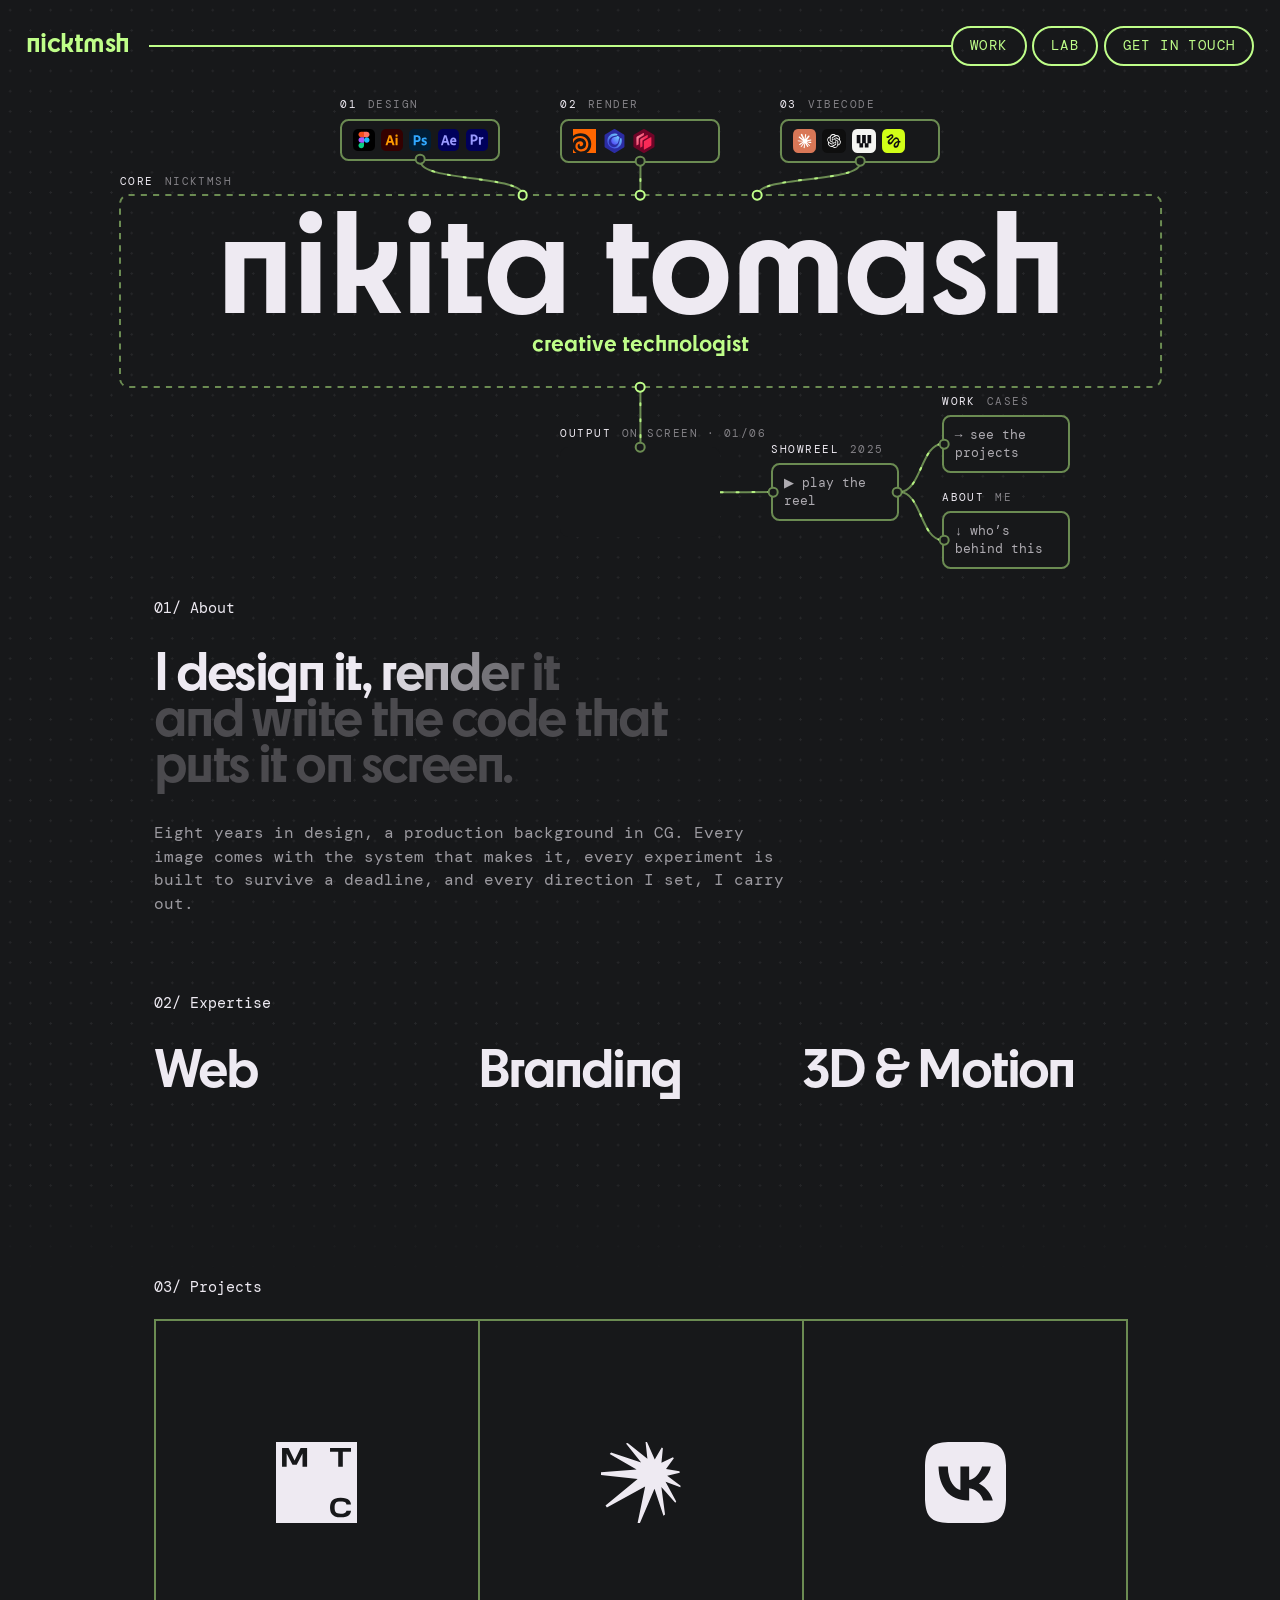
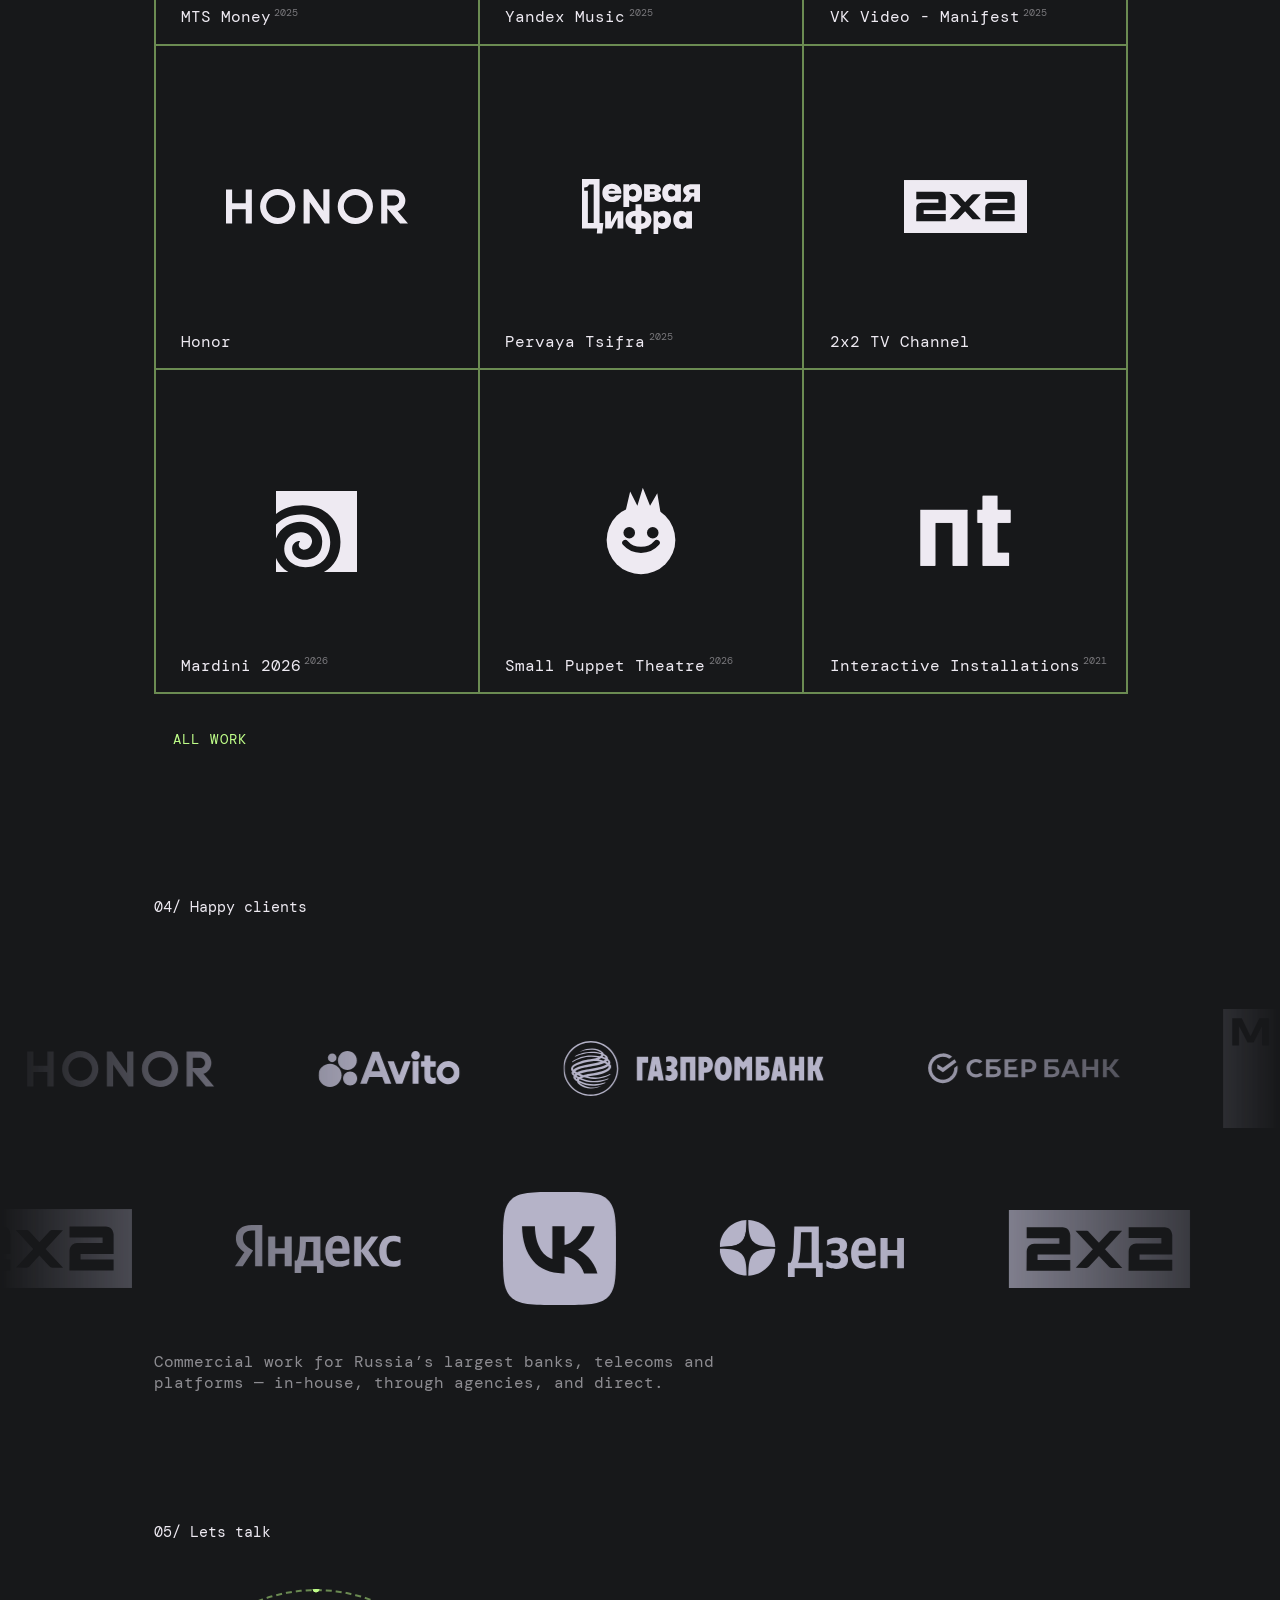
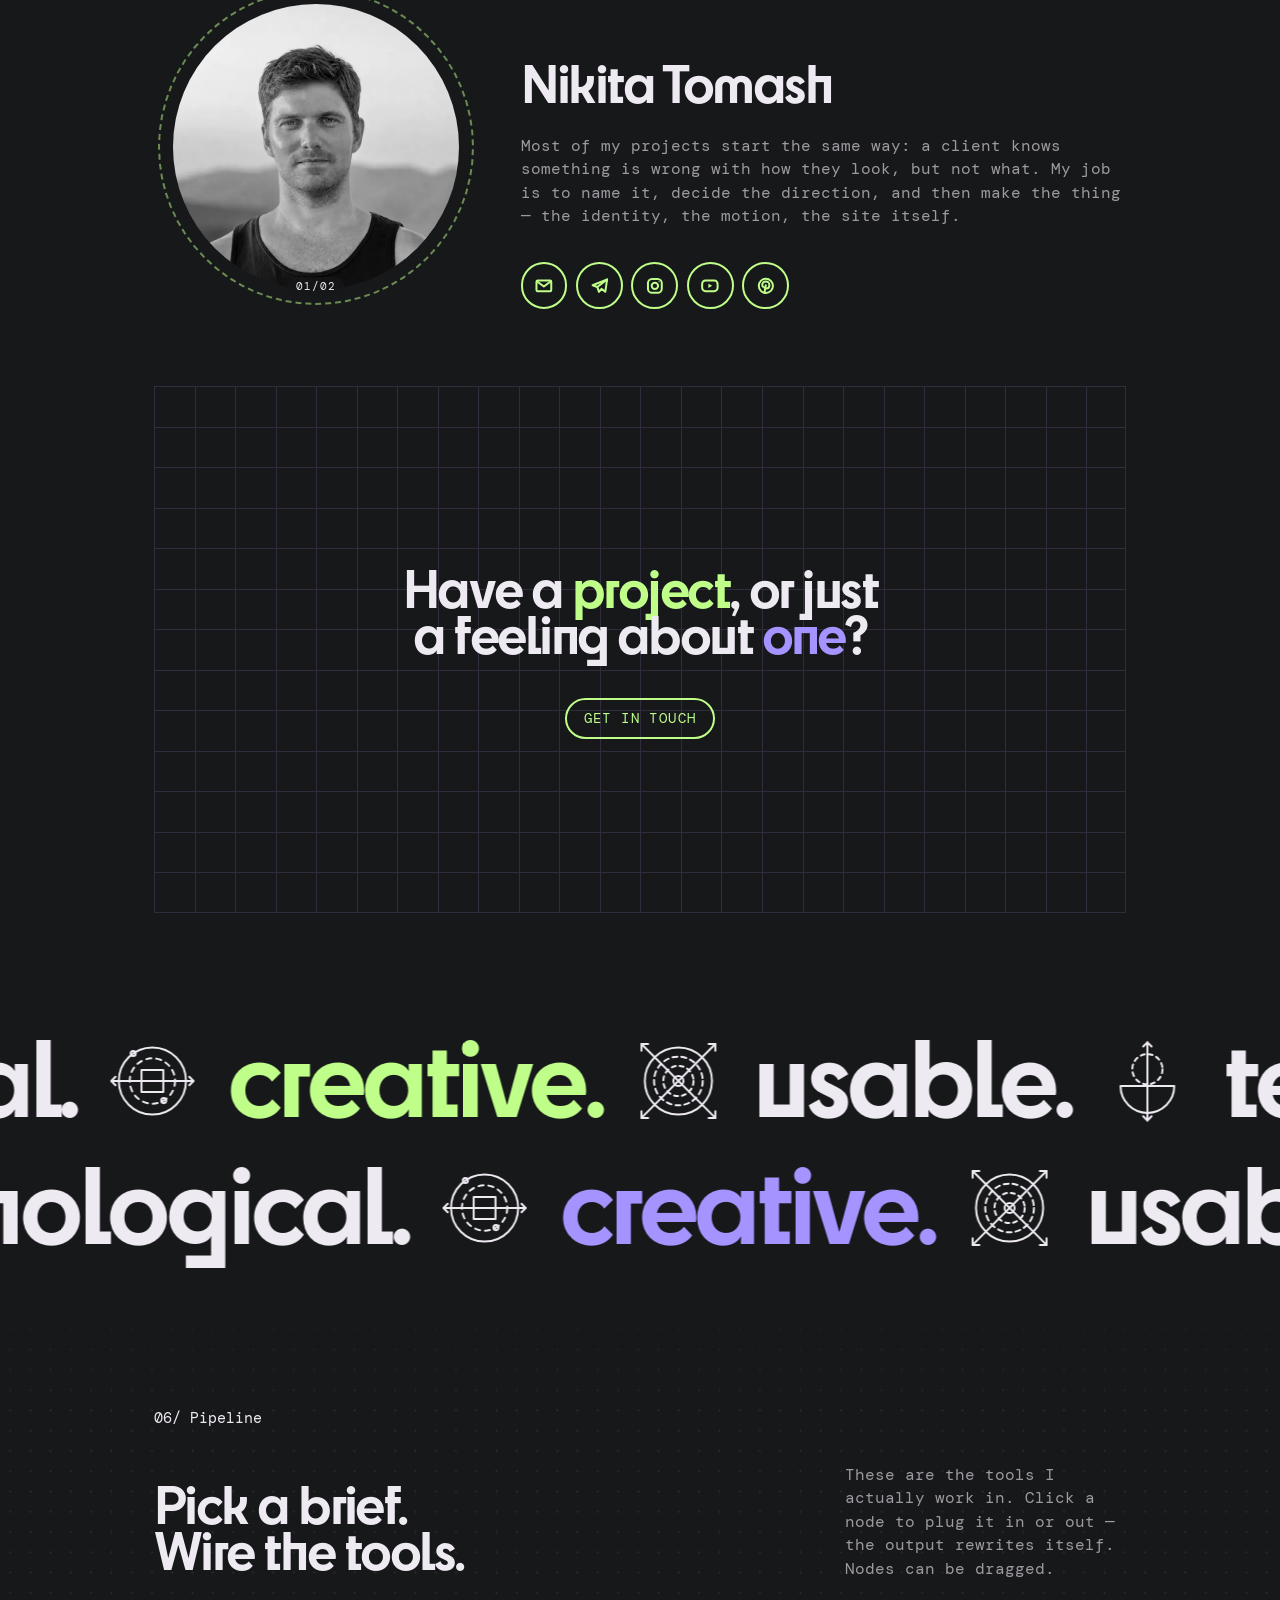
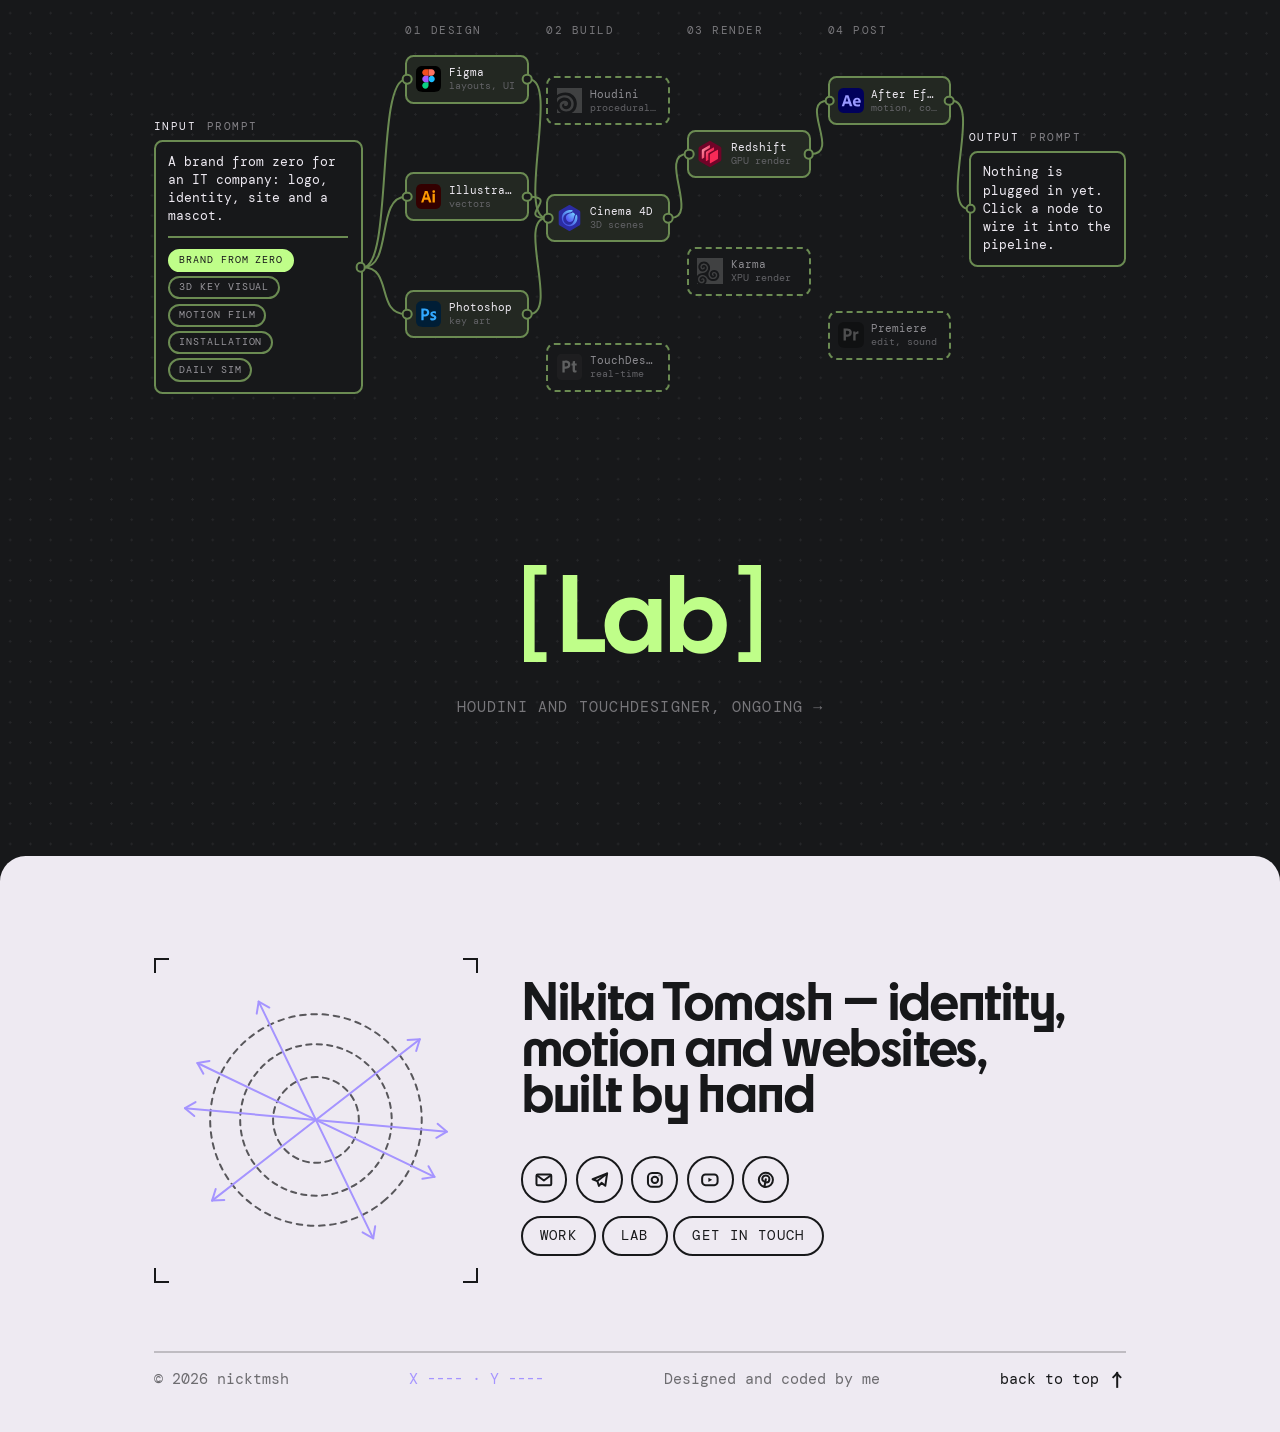
<file: index.html>
<!doctype html>
<!-- Тема макета: data-theme="dark" — вариант Frame 29, "light" — Frame 28.
     Это один и тот же макет с инвертированной палитрой. -->
<html lang="en" data-theme="dark">
<head>
<meta charset="utf-8">
<meta name="viewport" content="width=device-width, initial-scale=1">
<title>Nikita Tomash — Creative Technologist</title>
<meta name="description" content="I design it, render it and write the code that puts it on screen. Eight years in design, a production background in CG. Identity, motion and websites, built by hand.">

<link rel="preload" href="assets/fonts/cy-bold.woff2" as="font" type="font/woff2" crossorigin>
<link rel="preload" href="assets/fonts/dm-mono-400.woff2" as="font" type="font/woff2" crossorigin>
<link rel="icon" type="image/png" sizes="32x32" href="assets/favicon/favicon-32.png">
<link rel="icon" type="image/png" sizes="512x512" href="assets/favicon/icon-512.png">
<link rel="apple-touch-icon" href="assets/favicon/apple-touch-icon.png">
<link rel="stylesheet" href="css/tokens.css">
<link rel="stylesheet" href="css/base.css">
<link rel="stylesheet" href="css/vectors.css">
<link rel="stylesheet" href="css/home.css">
<link rel="stylesheet" href="css/nodes.css">
</head>
<body>

<!-- Точечный паттерн на весь документ (js/dots.js, стили — home.css). -->
<div class="dots" aria-hidden="true"></div>

<a class="skip" href="#about">Skip to content</a>

<header class="nav">
  <div class="nav__in">
    <a class="nav__mark" href="./">nicktmsh</a>
    <span class="nav__rule" aria-hidden="true"></span>
    <nav class="pills" aria-label="Main">
      <a class="pill" href="/work">work</a>
      <a class="pill" href="/lab">lab</a>
      <a class="pill" href="mailto:n27tomash@gmail.com" data-contact>
        <span class="pill__long">get in touch</span>
        <span class="pill__short">talk</span>
      </a>
    </nav>
  </div>
</header>

<main id="top">

  <!-- 00 / Первый экран ------------------------------------------------
       Имя и подпись в одной обёртке: js/tilt.js наклоняет их одной
       плоскостью, как на рефе. -->
  <section class="hero wrap">
    <div class="hero__title">
      <!-- Рамка ноды вокруг имени: бегущий пунктир, при наведении сжимается;
           порты входа и выхода графа стоят на её рёбрах (js/hero-nodes.js),
           шапка — как у нод. -->
      <span class="hero__frame" aria-hidden="true"><svg class="hero__dash"><rect width="100%" height="100%" rx="10" pathLength="1000"/></svg><span class="node__head"><span class="node__type">Core</span><span class="node__tool">nicktmsh</span></span></span>
      <h1 class="hero__name">nikita tomash</h1>
      <p class="hero__sub">creative technologist</p>
    </div>
  </section>

  <!-- 01 / About -----------------------------------------------------
       Три строки дисплейным Cy 48/43, переносы расставлены руками; под
       ними — строка моно: подход в одном абзаце. -->
  <section class="band wrap" id="about">
    <p class="label rise">01/ About</p>
    <div class="about">
      <p class="lead" data-fill>
        I design it, render it<br>
        and write the code that<br>
        puts it on screen.
      </p>
      <p class="about__note rise" style="--delay:120ms">
        Eight years in design, a production background in CG. Every image comes
        with the system that makes it, every experiment is built to survive
        a deadline, and every direction I set, I carry out.
      </p>
    </div>
  </section>

  <!-- 02 / Expertise ---------------------------------------------------
       Три ветки на той же сетке 3×304, что и проекты ниже. -->
  <section class="band wrap" id="expertise">
    <p class="label rise">02/ Expertise</p>
    <ul class="branches">
      <li class="branch rise">
        <span class="branch__arrow arrow" aria-hidden="true"></span>
        <a href="/work?branch=web">Web</a>
      </li>
      <li class="branch rise" style="--delay:80ms">
        <span class="branch__arrow arrow" aria-hidden="true"></span>
        <a href="/work?branch=branding">Branding</a>
      </li>
      <li class="branch rise" style="--delay:160ms">
        <span class="branch__arrow arrow" aria-hidden="true"></span>
        <a href="/work?branch=motion">3D &amp; Motion</a>
      </li>
    </ul>
  </section>

  <!-- 03 / Projects -----------------------------------------------------
       Сетка рисуется из data/projects.json (js/home.js): шесть проектов
       с featured: true. Разметки здесь нет намеренно — иначе добавление
       кейса требовало бы правки трёх файлов. -->
  <section class="band wrap" id="work" data-dots-off>
    <p class="label rise">03/ Projects</p>
    <ul class="work rise" style="--delay:80ms" data-featured aria-busy="true"></ul>
    <p class="work__more rise" style="--delay:160ms">
      <a class="pill pill--ghost" href="/work">All work</a>
    </p>
  </section>

  <!-- 04 / Happy clients ------------------------------------------------ -->
  <section class="band" id="clients" data-dots-off>
    <div class="wrap">
      <p class="label rise">04/ Happy clients</p>
    </div>
    <div class="ticker">
      <div class="ticker__row">
        <div class="ticker__track">
          <span class="logo mark-gazprombank" role="img" aria-label="Gazprombank"></span>
          <span class="logo mark-sber" role="img" aria-label="Sber"></span>
          <span class="logo mark-mts" role="img" aria-label="MTS"></span>
          <span class="logo mark-honor" role="img" aria-label="Honor"></span>
          <span class="logo mark-avito" role="img" aria-label="Avito"></span>
          <span class="logo mark-gazprombank" aria-hidden="true"></span>
          <span class="logo mark-sber" aria-hidden="true"></span>
          <span class="logo mark-mts" aria-hidden="true"></span>
          <span class="logo mark-honor" aria-hidden="true"></span>
          <span class="logo mark-avito" aria-hidden="true"></span>
          <span class="logo mark-gazprombank" aria-hidden="true"></span>
          <span class="logo mark-sber" aria-hidden="true"></span>
          <span class="logo mark-mts" aria-hidden="true"></span>
          <span class="logo mark-honor" aria-hidden="true"></span>
          <span class="logo mark-avito" aria-hidden="true"></span>
          <span class="logo mark-gazprombank" aria-hidden="true"></span>
          <span class="logo mark-sber" aria-hidden="true"></span>
          <span class="logo mark-mts" aria-hidden="true"></span>
          <span class="logo mark-honor" aria-hidden="true"></span>
          <span class="logo mark-avito" aria-hidden="true"></span>
        </div>
      </div>
      <div class="ticker__row ticker__row--back">
        <div class="ticker__track">
          <span class="logo mark-vk" role="img" aria-label="VK"></span>
          <span class="logo mark-zen" role="img" aria-label="Dzen"></span>
          <span class="logo mark-2x2" role="img" aria-label="2x2"></span>
          <span class="logo mark-yandex" role="img" aria-label="Yandex"></span>
          <span class="logo mark-vk" aria-hidden="true"></span>
          <span class="logo mark-zen" aria-hidden="true"></span>
          <span class="logo mark-2x2" aria-hidden="true"></span>
          <span class="logo mark-yandex" aria-hidden="true"></span>
          <span class="logo mark-vk" aria-hidden="true"></span>
          <span class="logo mark-zen" aria-hidden="true"></span>
          <span class="logo mark-2x2" aria-hidden="true"></span>
          <span class="logo mark-yandex" aria-hidden="true"></span>
          <span class="logo mark-vk" aria-hidden="true"></span>
          <span class="logo mark-zen" aria-hidden="true"></span>
          <span class="logo mark-2x2" aria-hidden="true"></span>
          <span class="logo mark-yandex" aria-hidden="true"></span>
        </div>
      </div>
    </div>
    <div class="wrap">
      <p class="clients__note rise">Commercial work for Russia&#8217;s largest banks, telecoms and platforms — in-house, through agencies, and direct.</p>
    </div>
  </section>

  <!-- 05 / Lets talk ----------------------------------------------------
       Сначала — кто я: фото, абзац и кнопки контактов на той же сетке 3×304,
       что проекты выше (фото в первой колонке, текст во второй и третьей).
       Потом миллиметровка с вопросом: весь блок — кнопка, открывает окно
       контактов (js/contact.js). Поверх миллиметровки — поле векторов,
       единственное место на странице, где графика ловит мышь. -->
  <section class="band wrap" id="talk" data-dots-off>
    <p class="label rise">05/ Lets talk</p>
    <div class="me">
      <!-- Фото чёрно-белое, плоскость наклоняется за курсором (js/tilt.js).
           Круг с пунктирной орбитой; клик меняет кадр цифровым переходом
           (js/avatar.js); список кадров — data-photos. -->
      <figure class="me__photo rise" data-photos='["assets/me/nikita-tomash.webp", "assets/me/nikita-tomash-3.webp"]'>
        <img src="assets/me/nikita-tomash.webp" alt="Nikita Tomash" width="720" height="720" loading="lazy" decoding="async">
      </figure>
      <div class="me__text rise" style="--delay:80ms">
        <p class="me__name">Nikita Tomash</p>
        <p class="me__bio">
          Most of my projects start the same way: a client knows something is
          wrong with how they look, but not what. My job is to name it, decide
          the direction, and then make the thing — the identity, the motion,
          the site itself.
        </p>
        <ul class="socials me__socials" data-socials></ul>
      </div>
    </div>
    <a class="talk graph rise" style="--delay:80ms" data-vg="field" href="mailto:n27tomash@gmail.com" data-contact>
      <span class="display">
        Have a <em>project</em>, or just<br>
        a feeling about <em class="alt">one</em>?
      </span>
      <span class="pill talk__cta">get in touch</span>
    </a>
  </section>

  <!-- Лента слов -------------------------------------------------------
       Между словами — пиктограммы тонкой линией (реф: vectors-group.com).
       Нарисованы один раз символами и подставляются через <use>: в ленте
       по двадцать четыре копии, и каждая правка знака — в одном месте. -->
  <section class="marquee" aria-hidden="true" data-dots-off>
    <svg class="picto-sprite" width="0" height="0">
      <symbol id="p-orbit" viewBox="0 0 100 100">
        <g fill="none" stroke="currentColor" stroke-linecap="round" stroke-linejoin="round">
          <circle cx="50" cy="50" r="40"/>
          <circle cx="50" cy="50" r="27" stroke-dasharray="5 5"/>
          <rect x="37" y="37" width="26" height="26"/>
          <line x1="1" y1="50" x2="99" y2="50"/>
          <polyline points="6,45 1,50 6,55"/>
          <polyline points="94,45 99,50 94,55"/>
          <circle cx="27.1" cy="17.2" r="3"/>
          <circle cx="63.5" cy="73.4" r="3"/>
        </g>
      </symbol>
      <symbol id="p-burst" viewBox="0 0 100 100">
        <g fill="none" stroke="currentColor" stroke-linecap="round" stroke-linejoin="round">
          <circle cx="50" cy="50" r="40"/>
          <circle cx="50" cy="50" r="29" stroke-dasharray="5 4"/>
          <circle cx="50" cy="50" r="18" stroke-dasharray="4 4"/>
          <circle cx="50" cy="50" r="6"/>
          <line x1="6" y1="6" x2="94" y2="94"/>
          <line x1="94" y1="6" x2="6" y2="94"/>
          <polyline points="6,14 6,6 14,6"/>
          <polyline points="86,6 94,6 94,14"/>
          <polyline points="94,86 94,94 86,94"/>
          <polyline points="14,94 6,94 6,86"/>
        </g>
      </symbol>
      <symbol id="p-half" viewBox="0 0 100 100">
        <g fill="none" stroke="currentColor" stroke-linecap="round" stroke-linejoin="round">
          <circle cx="50" cy="36" r="18" stroke-dasharray="4 4"/>
          <path d="M18 56 H82 A32 32 0 0 1 18 56 Z"/>
          <line x1="50" y1="4" x2="50" y2="97"/>
          <polyline points="45,9 50,4 55,9"/>
          <polyline points="45,92 50,97 55,92"/>
        </g>
      </symbol>
    </svg>
    <div class="marquee__row">
      <div class="marquee__track">
        <span><b>technological.</b><svg class="picto"><use href="#p-orbit"/></svg><b data-tone="1">creative.</b><svg class="picto"><use href="#p-burst"/></svg><b>usable.</b><svg class="picto"><use href="#p-half"/></svg></span>
        <span><b>technological.</b><svg class="picto"><use href="#p-orbit"/></svg><b data-tone="2">creative.</b><svg class="picto"><use href="#p-burst"/></svg><b>usable.</b><svg class="picto"><use href="#p-half"/></svg></span>
        <span><b>technological.</b><svg class="picto"><use href="#p-orbit"/></svg><b data-tone="1">creative.</b><svg class="picto"><use href="#p-burst"/></svg><b>usable.</b><svg class="picto"><use href="#p-half"/></svg></span>
        <span><b>technological.</b><svg class="picto"><use href="#p-orbit"/></svg><b data-tone="2">creative.</b><svg class="picto"><use href="#p-burst"/></svg><b>usable.</b><svg class="picto"><use href="#p-half"/></svg></span>
      </div>
    </div>
    <div class="marquee__row marquee__row--back">
      <div class="marquee__track">
        <span><b data-tone="2">creative.</b><svg class="picto"><use href="#p-burst"/></svg><b>usable.</b><svg class="picto"><use href="#p-half"/></svg><b>technological.</b><svg class="picto"><use href="#p-orbit"/></svg></span>
        <span><b data-tone="1">creative.</b><svg class="picto"><use href="#p-burst"/></svg><b>usable.</b><svg class="picto"><use href="#p-half"/></svg><b>technological.</b><svg class="picto"><use href="#p-orbit"/></svg></span>
        <span><b data-tone="2">creative.</b><svg class="picto"><use href="#p-burst"/></svg><b>usable.</b><svg class="picto"><use href="#p-half"/></svg><b>technological.</b><svg class="picto"><use href="#p-orbit"/></svg></span>
        <span><b data-tone="1">creative.</b><svg class="picto"><use href="#p-burst"/></svg><b>usable.</b><svg class="picto"><use href="#p-half"/></svg><b>technological.</b><svg class="picto"><use href="#p-orbit"/></svg></span>
      </div>
    </div>
  </section>

  <!-- 06 / Pipeline ----------------------------------------------------
       Нодовая система (css/nodes.css) вживую, js/pipeline.js: бриф на входе,
       софт, с которым я работаю, по этапам, и что получится на выходе. Клик
       по ноде подключает или отключает её, провода и выход пересобираются;
       готовые брифы включают свой набор. -->
  <section class="band wrap" id="pipeline">
    <p class="label rise">06/ Pipeline</p>
    <div class="pipe-head rise" style="--delay:80ms">
      <h2 class="display">Pick a brief.<br> Wire the tools.</h2>
      <p class="pipe-head__note">
        These are the tools I actually work in. Click a node to plug it in or
        out — the output rewrites itself. Nodes can be dragged.
      </p>
    </div>
    <div class="nodes pipe rise" style="--delay:160ms" data-pipeline></div>
  </section>

  <!-- Lab: тизер. Перспективная сетка сходится ровно за словом — точка
       схода работает указателем, а не фоном. -->
  <section class="lab-teaser" id="lab" data-para="0.35">
    <a class="lab__link" href="/lab">
      <span class="lab__bracket lab__bracket--open" aria-hidden="true">[</span>
      <span class="lab__word">Lab</span>
      <span class="lab__bracket lab__bracket--close" aria-hidden="true">]</span>
    </a>
    <p class="lab-teaser__note rise">Houdini and TouchDesigner, ongoing &#8594;</p>
  </section>

  <!-- Подвал: светлая плита. Векторная графика в духе vectors-group:
       роза векторов в угловых метках (стрелки расходятся и сходятся) и
       живые координаты курсора.
       Иконки контактов собирает js/contact.js, графику — js/vectors.js. -->
  <footer class="footer invert">
    <div class="footer__in wrap">
      <div class="footer__grid">
        <div class="footer__object" data-vg="corners" aria-hidden="true">
          <div class="footer__compass" data-vg="compass"></div>
        </div>
        <div class="footer__body">
          <p class="footer__line">
            Nikita Tomash — identity,<br>
            motion and websites,<br>
            built by hand
          </p>
          <ul class="socials footer__socials" data-socials></ul>
          <nav class="footer__nav" aria-label="Footer">
            <a class="pill" href="/work">work</a>
            <a class="pill" href="/lab">lab</a>
            <a class="pill" href="mailto:n27tomash@gmail.com" data-contact>get in touch</a>
          </nav>
        </div>
      </div>
      <div class="footer__base">
        <span>&copy; 2026 nicktmsh</span>
        <span class="footer__coords" data-vg="coords" aria-hidden="true"></span>
        <span>Designed and coded by me</span>
        <a class="footer__top" href="#top">back to top<span class="footer__up arrow" aria-hidden="true"></span></a>
      </div>
    </div>
  </footer>

</main>

<!-- Оверлей сетки для проверки вёрстки против Figma (912/144/12 колонок).
     Скрыт по умолчанию, переключается кнопкой ниже. -->
<div class="grid-overlay" aria-hidden="true">
  <div class="grid-overlay__wrap wrap">
    <div class="grid-overlay__col"></div><div class="grid-overlay__col"></div>
    <div class="grid-overlay__col"></div><div class="grid-overlay__col"></div>
    <div class="grid-overlay__col"></div><div class="grid-overlay__col"></div>
    <div class="grid-overlay__col"></div><div class="grid-overlay__col"></div>
    <div class="grid-overlay__col"></div><div class="grid-overlay__col"></div>
    <div class="grid-overlay__col"></div><div class="grid-overlay__col"></div>
  </div>
</div>
<div class="devbar">
  <button type="button" class="grid-switch" aria-pressed="false">
    <span class="grid-switch__track"><span class="grid-switch__knob"></span></span>
    <span class="grid-switch__label">grid</span>
  </button>
  <button type="button" class="ease-switch" aria-expanded="false" aria-controls="easepanel">ease</button>
</div>

<!-- Настройка моторики: кривая и длительности уходят в --ease / --dur-ui /
     --dur на <html>, значения хранятся в localStorage. -->
<aside class="easepanel" id="easepanel" hidden>
  <p class="easepanel__title">Моторика и линии</p>

  <div class="easepanel__presets"></div>

  <div class="easepanel__stage">
    <svg class="easepanel__curve" viewBox="0 0 100 100" aria-hidden="true">
      <line x1="0" y1="100" x2="100" y2="100"></line>
      <line x1="0" y1="0" x2="0" y2="100"></line>
      <path d=""></path>
    </svg>
    <div class="easepanel__demo"><span class="easepanel__dot"></span></div>
  </div>

  <div class="easepanel__row"><span>x1</span><input type="range" data-bez="0" min="0" max="1" step="0.01"><output></output></div>
  <div class="easepanel__row"><span>y1</span><input type="range" data-bez="1" min="-1" max="2" step="0.01"><output></output></div>
  <div class="easepanel__row"><span>x2</span><input type="range" data-bez="2" min="0" max="1" step="0.01"><output></output></div>
  <div class="easepanel__row"><span>y2</span><input type="range" data-bez="3" min="-1" max="2" step="0.01"><output></output></div>
  <div class="easepanel__row"><span>линия</span><input type="range" data-line min="1" max="5" step="1"><output></output></div>
  <div class="easepanel__row"><span>hover</span><input type="range" data-dur="ui" min="80" max="1400" step="20"><output></output></div>
  <div class="easepanel__row"><span>reveal</span><input type="range" data-dur="rise" min="120" max="2000" step="20"><output></output></div>

  <p class="easepanel__code" title="Кликните, чтобы скопировать"></p>
</aside>

<script src="js/main.js" defer></script>
<script src="js/vectors.js" type="module"></script>
<script src="js/motion.js" type="module"></script>
<script src="js/home.js" type="module"></script>
<script src="js/tilt-panel.js" type="module"></script>
<script src="js/ink-panel.js" type="module"></script>
<script src="js/contact.js" type="module"></script>
<script src="js/cursor.js" type="module"></script>
<script src="js/logo-spot.js" type="module"></script>
<script src="js/pipeline.js" type="module"></script>
<script src="js/hero-nodes.js" type="module"></script>
<script src="js/avatar.js" type="module"></script>
<script src="js/dots.js" type="module"></script>
</body>
</html>
</file>
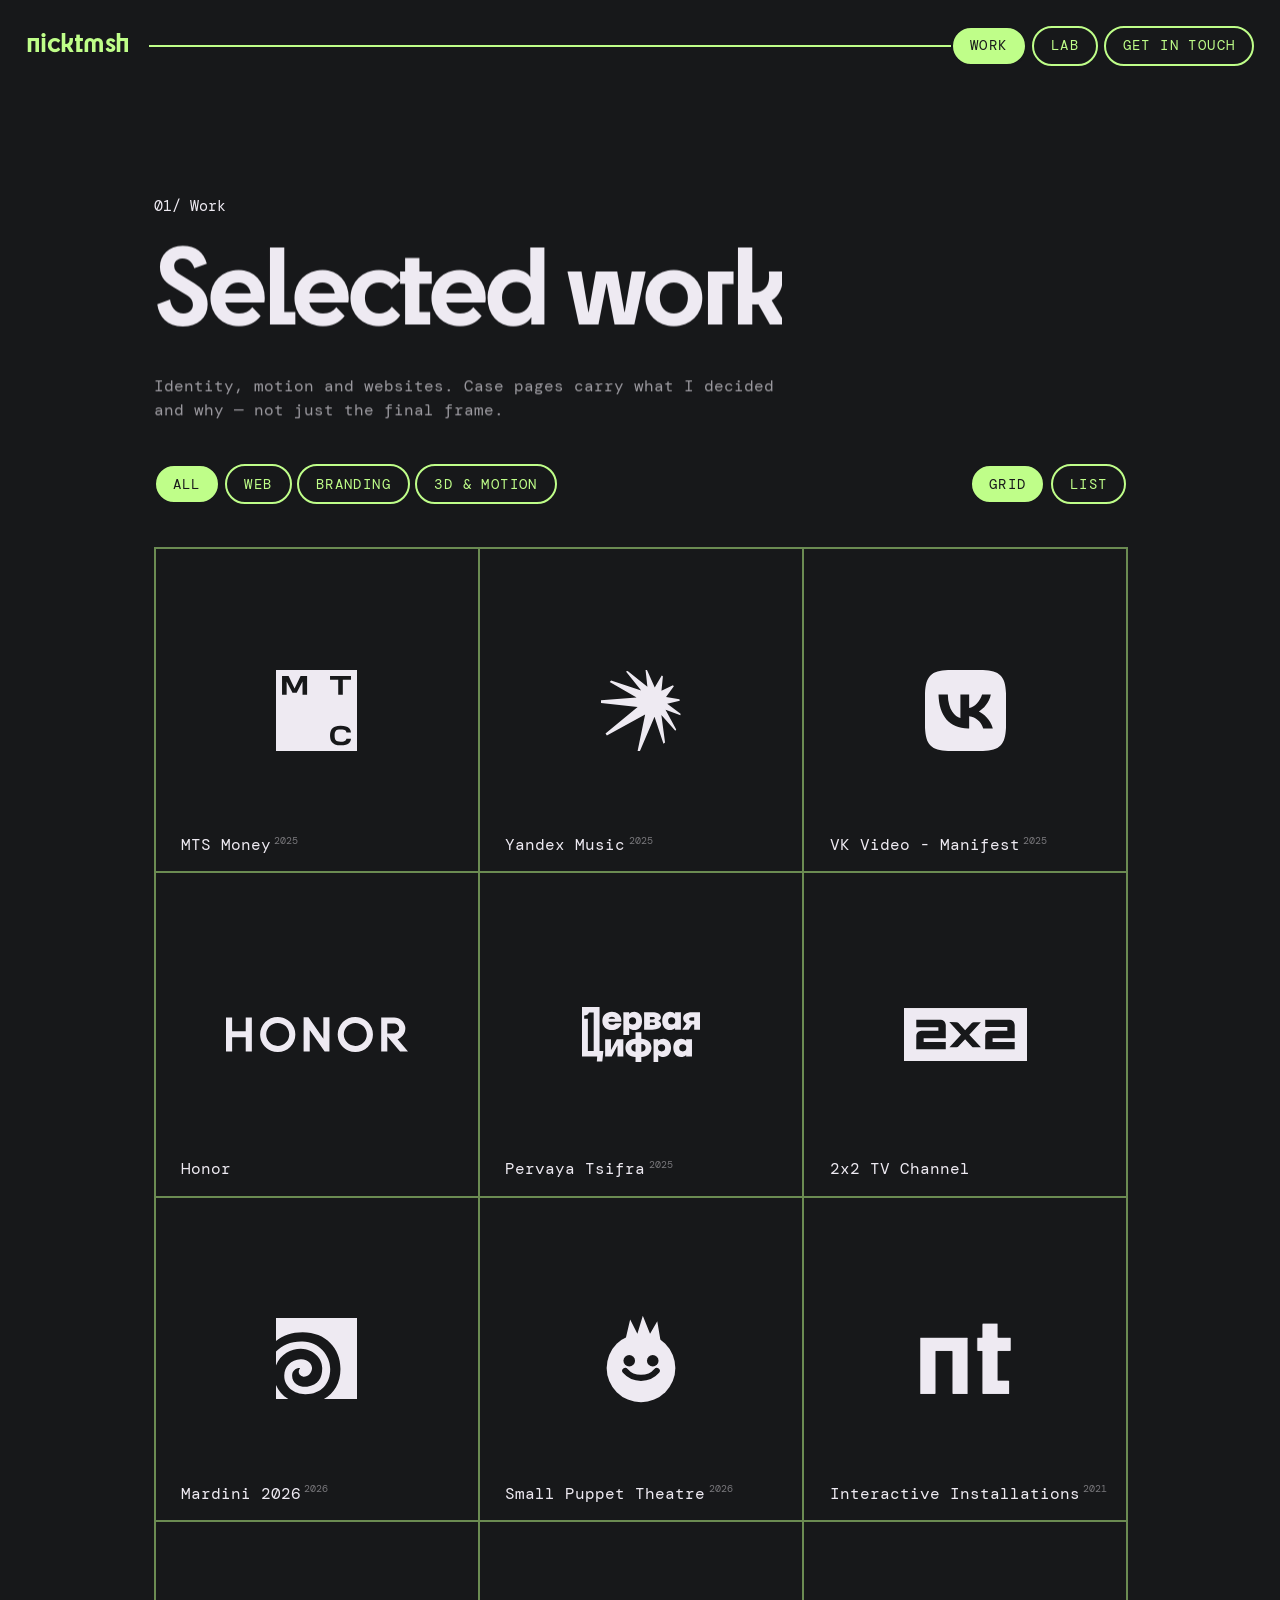
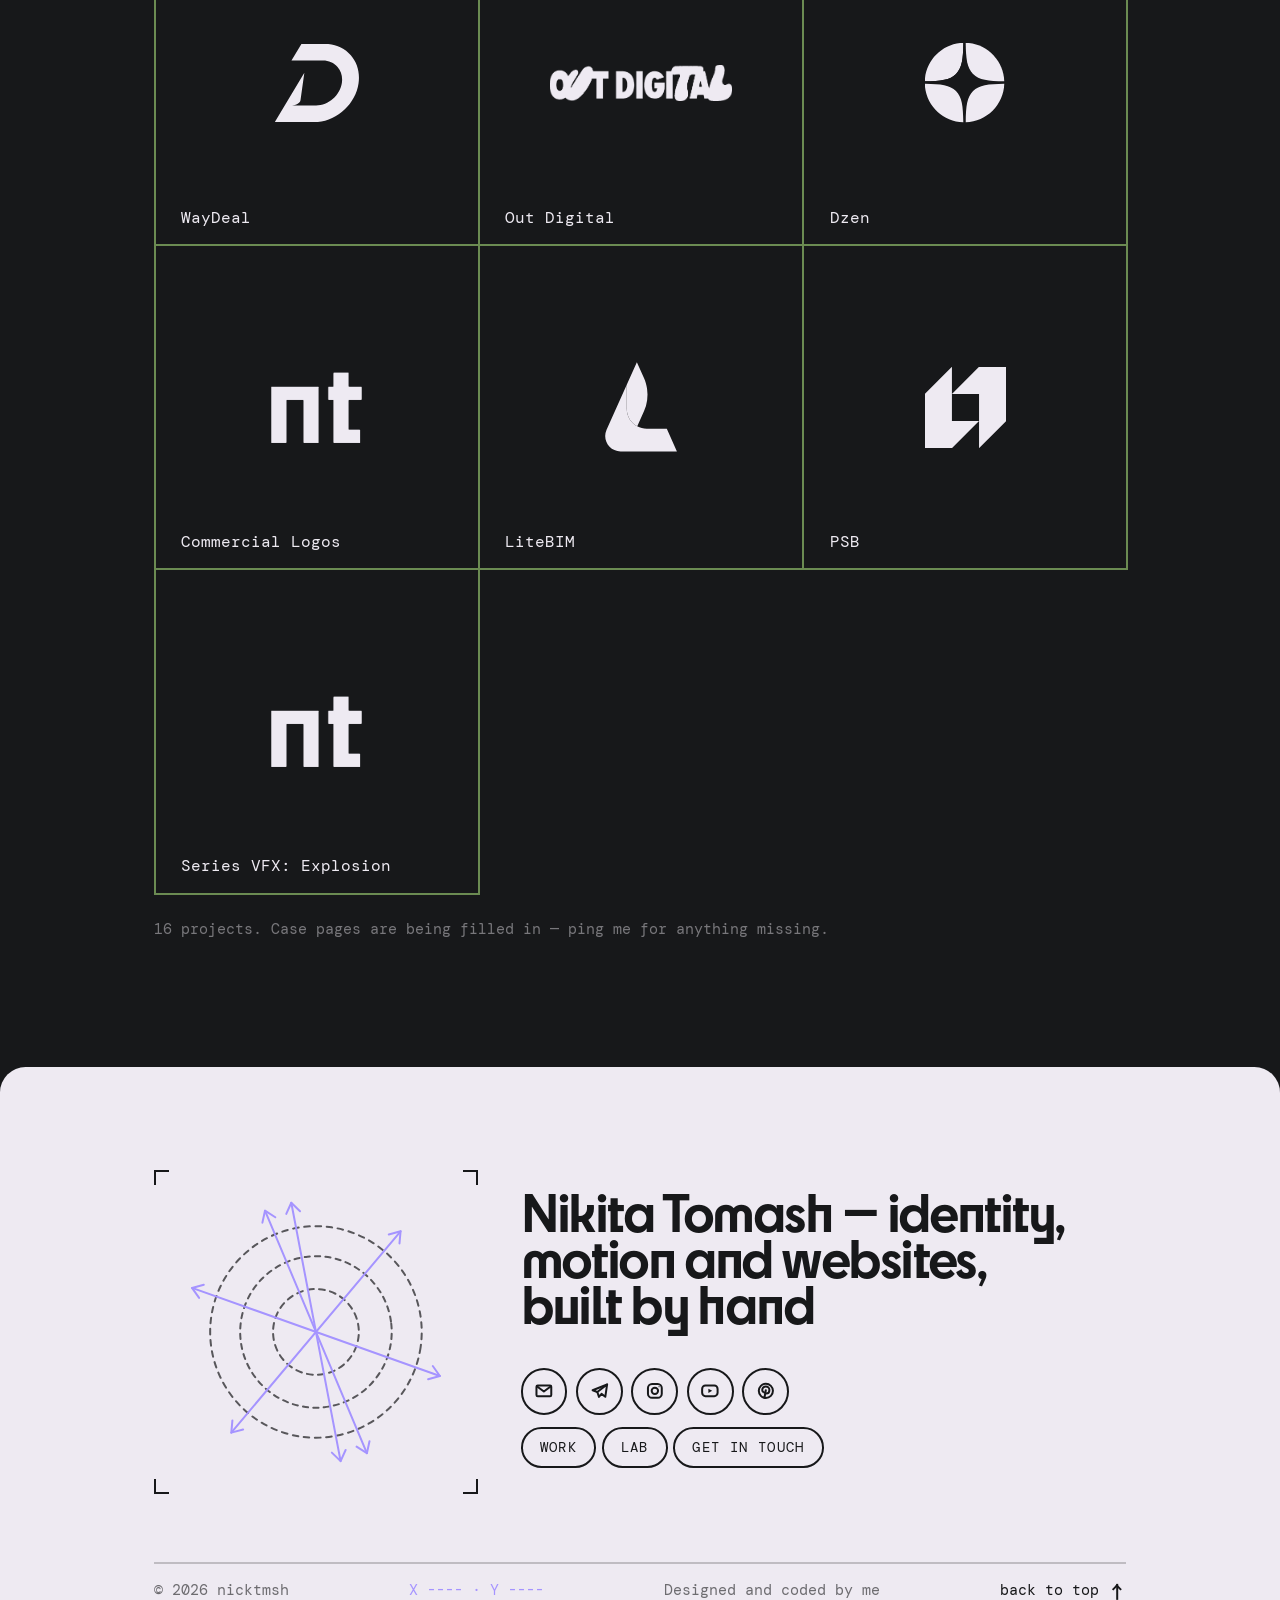
<file: work.html>
<!doctype html>
<html lang="en" data-theme="dark">
<head>
<meta charset="utf-8">
<meta name="viewport" content="width=device-width, initial-scale=1">
<title>Work — Nikita Tomash</title>
<meta name="description" content="Selected and full work: identity, motion and websites by Nikita Tomash.">

<link rel="preload" href="assets/fonts/cy-bold.woff2" as="font" type="font/woff2" crossorigin>
<link rel="preload" href="assets/fonts/dm-mono-400.woff2" as="font" type="font/woff2" crossorigin>
<link rel="icon" type="image/png" sizes="32x32" href="assets/favicon/favicon-32.png">
<link rel="icon" type="image/png" sizes="512x512" href="assets/favicon/icon-512.png">
<link rel="apple-touch-icon" href="assets/favicon/apple-touch-icon.png">
<link rel="stylesheet" href="css/tokens.css">
<link rel="stylesheet" href="css/base.css">
<link rel="stylesheet" href="css/vectors.css">
<link rel="stylesheet" href="css/home.css">
<link rel="stylesheet" href="css/nodes.css">
<link rel="stylesheet" href="css/pages.css">
</head>
<body>

<a class="skip" href="#main">Skip to content</a>

<header class="nav">
  <div class="nav__in">
    <a class="nav__mark" href="./">nicktmsh</a>
    <span class="nav__rule" aria-hidden="true"></span>
    <nav class="pills" aria-label="Main">
      <a class="pill is-current" href="/work" aria-current="page">work</a>
      <a class="pill" href="/lab">lab</a>
      <a class="pill" href="mailto:n27tomash@gmail.com" data-contact>
        <span class="pill__long">get in touch</span>
        <span class="pill__short">talk</span>
      </a>
    </nav>
  </div>
</header>

<main id="main">

  <section class="page-head wrap">
    <p class="label rise">01/ Work</p>
    <h1 class="page-title" data-split data-delay="80">Selected work</h1>
    <p class="page-sub" data-split data-delay="220">
      Identity, motion and websites. Case pages carry what I decided and why —
      not just the final frame.
    </p>

    <!-- Фильтр по веткам и вид. Оба живут в адресе (?branch=, ?view=) —
         ссылка на «только веб» должна открываться напрямую, в том числе
         из секции Expertise. -->
    <div class="work-bar rise" style="--delay:160ms">
      <nav class="filters" data-filters aria-label="Filter by branch"></nav>
      <!-- Шоурил — отдельная кнопка ветки Motion, а не карточка: это не кейс.
           Видна, когда выбран фильтр 3D & Motion (js/work.js). -->
      <button type="button" class="pill reel-open" data-reel hidden>showreel</button>
      <nav class="filters" data-views aria-label="View">
        <button type="button" class="pill" data-view="grid" aria-pressed="false">grid</button>
        <button type="button" class="pill" data-view="list" aria-pressed="false">list</button>
      </nav>
    </div>
  </section>

  <section class="band wrap">
    <ul class="rows" data-rows aria-busy="true" aria-live="polite"></ul>
    <p class="rows__note" data-count></p>
  </section>

  <dialog class="reel-box" data-reel-box aria-label="Showreel">
    <button type="button" class="pill reel-box__close" data-reel-close>close</button>
    <video class="reel-box__video" controls playsinline preload="none"></video>
  </dialog>

  <!-- Подвал: светлая плита. Векторная графика в духе vectors-group:
       роза векторов в угловых метках (стрелки расходятся и сходятся) и
       живые координаты курсора.
       Иконки контактов собирает js/contact.js, графику — js/vectors.js. -->
  <footer class="footer invert">
    <div class="footer__in wrap">
      <div class="footer__grid">
        <div class="footer__object" data-vg="corners" aria-hidden="true">
          <div class="footer__compass" data-vg="compass"></div>
        </div>
        <div class="footer__body">
          <p class="footer__line">
            Nikita Tomash — identity,<br>
            motion and websites,<br>
            built by hand
          </p>
          <ul class="socials footer__socials" data-socials></ul>
          <nav class="footer__nav" aria-label="Footer">
            <a class="pill" href="/work">work</a>
            <a class="pill" href="/lab">lab</a>
            <a class="pill" href="mailto:n27tomash@gmail.com" data-contact>get in touch</a>
          </nav>
        </div>
      </div>
      <div class="footer__base">
        <span>&copy; 2026 nicktmsh</span>
        <span class="footer__coords" data-vg="coords" aria-hidden="true"></span>
        <span>Designed and coded by me</span>
        <a class="footer__top" href="#top">back to top<span class="footer__up arrow" aria-hidden="true"></span></a>
      </div>
    </div>
  </footer>

</main>

<script src="js/main.js" defer></script>
<script src="js/motion.js" type="module"></script>
<script src="js/work.js" type="module"></script>
<script src="js/contact.js" type="module"></script>
<script src="js/vectors.js" type="module"></script>
<script src="js/cursor.js" type="module"></script>
</body>
</html>
</file>
<file: css/tokens.css>
/* nicktmsh — токены главной.
   Источник правды: 02 Сайт/Frame 29.png (тёмный) и Frame 28.png (светлый) —
   экспорты фрейма 800:1311 шириной ровно 1200. Это один макет с
   инвертированной палитрой, поэтому тема переключается атрибутом
   data-theme на <html>, а не вторым набором стилей.

   Все размеры ниже сняты с экспорта пиксельно (bbox чернил букв, шаг
   сетки, толщина линеек) и записаны в абсолютных величинах макета.
   Масштабирование даёт одна переменная --u = 1/1200 ширины окна: на 1200
   это ровно 1px, шире и уже — пропорционально. Поэтому calc(N * var(--u))
   читается как «N пикселей макета», композиция занимает экран целиком
   на любой ширине и нигде не разъезжается — вместе с полями и кеглем. */

:root {
  /* Масштабная единица: 1px на макетной ширине 1200, дальше тянется
     вместе с окном — макет всегда во весь экран. Делением, а не
     десятичной дробью: 0.0833333vw даёт на 1200 не ровно 1px, и толщина
     линии (2 × --u) срезается браузером обратно до одного пикселя. */
  --u: calc(100vw / 1200);

  /* --- Материал ------------------------------------------------------- */
  --ink:    #17181A;   /* near-black, основная тёмная поверхность */
  --paper:  #EEEAF2;   /* светлая поверхность */
  --lime:   #BFFE89;   /* сигнальный акцент тёмной темы */
  --violet: #A594FF;   /* второй акцент: парный к лайму, не замена ему */
  --lilac:  #B5B3C8;   /* приглушённый акцент светлой темы, логотипы */

  /* --- Семантика (тёмная тема — вариант Frame 29) ---------------------- */
  --bg:      var(--ink);
  --fg:      var(--paper);
  --accent:  var(--lime);
  --accent-2: var(--violet);
  --logo:    var(--lilac);   /* логотипы клиентов, монохром */

  /* Производные. Проценты сняты пипеткой с экспорта:
     плашка превью — акцент 10% по фону (#282F25), линейка сетки
     проектов — акцент 50% (#6B8B51). */
  --thumb: color-mix(in srgb, var(--accent) 10%, var(--bg));
  --hair:  color-mix(in srgb, var(--accent) 50%, var(--bg));
  --graph: #302B3D;   /* миллиметровка на тёмном, снята пипеткой */

  /* --- Типографика -----------------------------------------------------
     Cy отдаёт cap-height 0.75em и x-height 0.52em; по ним и восстановлены
     кегли с экспорта. Трекинг у дисплейного набора в макете -5%,
     у героя -2% — это разные стили, а не одна величина. */
  --display: "Cy", system-ui, sans-serif;
  --text:    "Inter", system-ui, sans-serif;
  --mono:    "DM Mono", ui-monospace, "SF Mono", monospace;

  --fs-hero:    calc(128 * var(--u));
  --fs-sub:     calc(20  * var(--u));
  --fs-display: calc(48  * var(--u));   /* 01,02,05,06, ячейки — один кегль */
  --fs-big:     calc(96  * var(--u));   /* лента слов и Lab */
  --fs-footer:  calc(29.5 * var(--u));
  --fs-note:    calc(15  * var(--u));
  --fs-nav:     calc(24  * var(--u));
  --fs-label:   calc(14  * var(--u));   /* метки секций, DM Mono */
  --fs-caption: calc(15  * var(--u));   /* подписи карточек, DM Mono */
  --fs-pill:    calc(13  * var(--u));
  --fs-cellnum: calc(17  * var(--u));

  --lh-display: calc(43 * var(--u));    /* шаг строк дисплейного набора */
  --track:      -0.05em;                /* трекинг дисплейного набора */

  /* --- Сетка -----------------------------------------------------------
     Контент — колонка 912 по центру (поля 144 на 1200), внутри три
     колонки по 304. Ленты и инверсные полосы идут в край. */
  --page:      calc(912 * var(--u));
  --col:       calc(304 * var(--u));
  --graph-cell: calc(38 * var(--u));

  /* --- Линии ------------------------------------------------------------
     Одна толщина на весь сайт: линейка в шапке, обводка пилюль, стрелка в
     02, сетка проектов, рамки ячеек в 06.

     Толщина — целое число пикселей и НЕ умножается на --u, в отличие от
     всего остального. Причина простая: браузер округляет border-width до
     целых пикселей устройства, поэтому дробная величина (1.5 на 1200 или
     3.2 на 1920) у рамок срезается до 1px, а у stroke — нет, и «одна
     толщина» разъезжается. Поэтому всё, что может быть рамкой, — рамка:
     линейка шапки, обводки, сетка, обе стрелки (.arrow).

     Округляет браузер и целый CSS-пиксель: на масштабе экрана 125% 2px —
     это 2.5 пикселя устройства, и рамка выходит в 2. SVG и холст так не
     умеют, поэтому для них js/main.js кладёт в --line-px уже округлённое
     тем же правилом значение: пиктограммы ленты и поле стрелок в 05
     рисуются им и совпадают с рамками пиксель в пиксель.

     Правится ползунком «линия» в панели настроек (кнопка ease справа
     внизу), значение живёт в localStorage. Здесь — стартовое. */
  --line-w: 2;
  --line: calc(var(--line-w) * 1px);
  --line-px: var(--line);   /* до первого кадра main.js — без округления */

  /* --- Движение ---------------------------------------------------------
     --ease и --dur-ui правит панель «ease» в правом нижнем углу и держит
     в localStorage: это кривая и длительность всей интерактивной моторики
     (пилюли, ветки экспертизы, Lab, превью проектов). --ease-out/--dur —
     отдельная пара для проявления блоков по скроллу. */
  --ease:    cubic-bezier(0.22, 1, 0.36, 1);
  --dur-ui:  460ms;
  --ease-out: cubic-bezier(0.16, 1, 0.3, 1);
  --dur: 600ms;

  /* Ленты: одна линейная скорость на обе — 102 макетных пикселя в секунду.
     Обе ведёт js/main.js: домножает на текущий --u и добавляет скролл. */
  --marquee-speed: 102;
}

/* Светлый вариант — Frame 28. Инверсия, а не отдельный макет. */
:root[data-theme="light"] {
  --bg:     var(--paper);
  --fg:     var(--ink);
  --accent: var(--lilac);
  --logo:   var(--ink);
  --graph:  rgba(23, 24, 26, 0.09);
}
</file>
<file: css/base.css>
/* --- Шрифты ------------------------------------------------------------
   Cy — дисплейный, куплен (supertype.de), одно начертание Bold: в макете
   весь крупный тип им и набран. Inter — текст. DM Mono — метки. */

@font-face {
  font-family: "Cy";
  src: url("../assets/fonts/cy-bold.woff2") format("woff2");
  font-weight: 700;
  font-display: swap;
}
@font-face {
  font-family: "Inter";
  src: url("../assets/fonts/inter-var.woff2") format("woff2-variations");
  font-weight: 100 900;
  font-display: swap;
}
@font-face {
  font-family: "DM Mono";
  src: url("../assets/fonts/dm-mono-400.woff2") format("woff2");
  font-weight: 400;
  font-display: swap;
}
@font-face {
  font-family: "DM Mono";
  src: url("../assets/fonts/dm-mono-500.woff2") format("woff2");
  font-weight: 500;
  font-display: swap;
}

/* --- Сброс -------------------------------------------------------------- */

*, *::before, *::after { box-sizing: border-box; }

html {
  -webkit-text-size-adjust: 100%;
  scroll-behavior: smooth;
}

body {
  margin: 0;
  background: var(--bg);
  color: var(--fg);
  font-family: var(--text);
  line-height: 1.5;
  font-synthesis-weight: none;
  -webkit-font-smoothing: antialiased;
  overflow-x: clip;        /* ленты уезжают за края намеренно */
}

a { color: inherit; text-decoration: none; }
h1, h2, h3, p, figure, ul { margin: 0; }
ul { padding: 0; list-style: none; }

::selection { background: var(--accent); color: var(--bg); }

:focus-visible {
  outline: 2px solid var(--accent);
  outline-offset: 4px;
}

/* --- Раскладка ----------------------------------------------------------
   Колонка контента — 912 макетных единиц по центру: на 1200 это даёт
   поля 144, как в Figma. Шире 1200 колонка не растёт — фрейм макета
   именно такой. */

.wrap {
  width: var(--page);
  max-width: calc(100% - 48 * var(--u));
  margin-inline: auto;
}

/* Три колонки по 304 — сетка проектов и сдвиг заголовка в 06. */
.cols-3 {
  display: grid;
  grid-template-columns: repeat(3, 1fr);
}

/* Дисплейный набор: один кегль 48 и один шаг строк 43 на все секции. */
.display {
  font-family: var(--display);
  font-weight: 700;
  font-size: var(--fs-display);
  line-height: var(--lh-display);
  letter-spacing: var(--track);
}

/* Метка секции: 01/ About — DM Mono 14 без трекинга. */
.label {
  font-family: var(--mono);
  font-size: var(--fs-label);
  line-height: calc(18 * var(--u));
  letter-spacing: 0;
  color: inherit;   /* на инвертированной полосе метка тоже переворачивается */
}

/* Линия QA-сетки. Живёт в base, чтобы её видел и оверлей, и инверсия. */
:root { --grid-line: rgba(255, 60, 60, 0.45); }

/* Инвертированная полоса: секция 06 и футер идут на встречном материале. */
.invert {
  background: var(--fg);
  color: var(--bg);
  --thumb: color-mix(in srgb, var(--accent) 10%, var(--fg));
  --graph: rgba(23, 24, 26, 0.09);
}

/* Ссылка «к содержимому»: первая в порядке табуляции, видна только с
   клавиатуры. Шапка на сайте фиксированная, и без неё клавиатурный
   пользователь на каждой странице проходит навигацию заново. */

.skip {
  position: fixed;
  inset-block-start: calc(24 * var(--u));
  inset-inline-start: calc(24 * var(--u));
  z-index: 40;
  padding: calc(10 * var(--u)) calc(16 * var(--u));
  background: var(--accent);
  color: var(--bg);
  border-radius: 100px;
  font-family: var(--mono);
  font-size: var(--fs-pill);
  letter-spacing: 0.1em;
  text-transform: uppercase;
  transform: translateY(calc(-200%));
  transition: transform var(--dur-ui) var(--ease);
}
.skip:focus-visible { transform: none; }

/* Подчёркивание на служебных ссылках внутри текста: на сайте нет синих
   ссылок, поэтому текстовая ссылка обязана быть отмечена линией. */
.under {
  text-decoration: underline;
  text-underline-offset: 0.25em;
  text-decoration-thickness: 1px;
  transition: color var(--dur-ui) var(--ease);
}
.under:hover { color: var(--accent); }

/* --- Движение ------------------------------------------------------------ */

/* Разбитый на слова набор: маска + слово внутри неё. Проявление играет
   js/motion.js через WAAPI, здесь только исходное состояние и геометрия
   маски.

   Вертикальный внутренний отступ с равным отрицательным внешним — это не
   хак, а необходимость: overflow: hidden срезает выносные элементы (g, y,
   р) ровно по строчному боксу. Отступ расширяет маску, отрицательный
   margin возвращает слову его место в потоке. */

.w {
  display: inline-block;
  overflow: hidden;
  vertical-align: top;
  padding-block: 0.14em;
  margin-block: -0.14em;
}
.w__in {
  display: inline-block;
  will-change: transform;
}
/* До первого кадра слова уже спрятаны: иначе набор успевает мигнуть
   целиком и только потом уехать под маску. */
.is-split .w__in { transform: translateY(105%); opacity: 0; }

/* Заливка по скроллу (js/motion.js): на блоке --p — сколько букв залито,
   у буквы --i — её номер. Край мягкий, на пять букв. Акцентные слова
   наливаются акцентом и в покое уже чуть подкрашены им. */
.is-fill {
  --fill-to: var(--fg);
  --fill-dim: color-mix(in srgb, var(--fg) 24%, var(--bg));
}
.is-fill em {
  --fill-to: var(--accent);
  --fill-dim: color-mix(in srgb, var(--accent) 30%, var(--bg));
}
.fw { white-space: nowrap; }
.fc {
  color: color-mix(
    in srgb,
    var(--fill-to) clamp(0%, calc((var(--p, 0) - var(--i)) * 20%), 100%),
    var(--fill-dim)
  );
}

/* translate, а не transform: transform на заголовках занят наклоном
   (js/tilt.js), и два эффекта на одном свойстве перетирали бы друг друга. */
.rise { opacity: 0; translate: 0 1.25rem; }
.rise.is-in {
  opacity: 1;
  translate: none;
  transition:
    opacity var(--dur) var(--ease-out),
    translate var(--dur) var(--ease-out);
  transition-delay: var(--delay, 0ms);
}

/* Наклон вращает плоскость вокруг её центра. Набор по левому краю
   сжимается до ширины строки — иначе центр уезжает в пустую часть
   колонки, и короткий заголовок болтается на длинном плече. */
.page-title { width: fit-content; }

@media (prefers-reduced-motion: reduce) {
  html { scroll-behavior: auto; }
  .rise { opacity: 1; translate: none; transition: none; }
  .is-split .w__in { transform: none; opacity: 1; }
  .w { overflow: visible; }
  *, *::before, *::after {
    animation-duration: 0.01ms !important;
    animation-iteration-count: 1 !important;
    transition-duration: 0.01ms !important;
  }
}
</file>
<file: css/vectors.css>
/* Векторная графика.

   Второй материал страницы после чернил в первом экране: тонкая
   техническая линия. Толщина у неё та же, что у линейки шапки и рамок
   ячеек, — --line. Отдельной толщины у декора нет: две разные тонкие
   линии на одном экране читаются как ошибка вёрстки, а не как приём.

   Вся графика лежит под контентом и не ловит события. Исключение —
   поле стрелок: ему нужен курсор, поэтому у него pointer-events: auto. */

.vg-canvas,
.vg-grid,
.vg-corners {
  position: absolute;
  inset: 0;
  /* Отрицательный z-index, а не нулевой. Позиционированный слой с z-index
     0 кладётся поверх обычного содержимого блока, и текст пришлось бы
     поднимать правилом на всех его детей — а такое правило ломает любого
     ребёнка, которому нужна своя раскладка (ярлык в углу ячейки Lab
     переставал быть absolute). С isolation: isolate у хозяина слой уходит
     под содержимое, но остаётся над его фоном, и в детей лезть не нужно. */
  z-index: -1;
  pointer-events: none;
}

.vg-canvas { width: 100%; height: 100%; display: block; }

/* Блок, который держит графику, — система координат для неё и отдельный
   контекст наложения, иначе графика провалится под фон страницы. */
[data-vg] {
  position: relative;
  isolation: isolate;
}

/* --- Угловые метки ------------------------------------------------------------
   Кадрирование: четыре уголка, отведённые от края блока. Не рамка — рамка
   закрывает блок, а метки только показывают, где он кончается. */

.vg-corners i {
  position: absolute;
  width: calc(14 * var(--u));
  height: calc(14 * var(--u));
  border: 0 solid var(--accent);
  opacity: 0.55;
}
.vg-corners i:nth-child(1) {
  inset-block-start: 0; inset-inline-start: 0;
  border-block-start-width: var(--line); border-inline-start-width: var(--line);
}
.vg-corners i:nth-child(2) {
  inset-block-start: 0; inset-inline-end: 0;
  border-block-start-width: var(--line); border-inline-end-width: var(--line);
}
.vg-corners i:nth-child(3) {
  inset-block-end: 0; inset-inline-start: 0;
  border-block-end-width: var(--line); border-inline-start-width: var(--line);
}
.vg-corners i:nth-child(4) {
  inset-block-end: 0; inset-inline-end: 0;
  border-block-end-width: var(--line); border-inline-end-width: var(--line);
}

/* --- Перспективная сетка ------------------------------------------------------
   Точка схода вверху по центру. Стоит только там, где под ней нет текста:
   сетка под набором — это шум, а не глубина. */

.vg-grid {
  width: 100%;
  height: 100%;
  opacity: 0.4;
  transform: translateY(var(--shift, 0));
}
.vg-grid line {
  stroke: var(--hair);
  stroke-width: 0.12;
  vector-effect: non-scaling-stroke;
}

/* --- Линейка с тиками ---------------------------------------------------------
   Измерительная шкала вместо обычного разделителя. Тики рисует градиент,
   поэтому в разметке это один пустой элемент. */

.vg-rule {
  position: relative;
  height: calc(18 * var(--u));
  border-block-start: var(--line) solid var(--hair);
}
.vg-rule::before {
  content: "";
  position: absolute;
  inset-block-start: 0;
  inset-inline: 0;
  height: calc(7 * var(--u));
  background-image: repeating-linear-gradient(
    to right,
    var(--hair) 0 1px,
    transparent 1px calc(38 * var(--u))
  );
}
/* Каждый пятый тик длиннее — шкала читается без подписей. */
.vg-rule::after {
  content: "";
  position: absolute;
  inset-block-start: 0;
  inset-inline: 0;
  height: calc(13 * var(--u));
  background-image: repeating-linear-gradient(
    to right,
    var(--accent) 0 1px,
    transparent 1px calc(190 * var(--u))
  );
  opacity: 0.7;
}

/* --- Роза векторов (js/vectors.js, data-vg="compass") ------------------------
   Круги — цветом --vg-line, стрелки — --vg-dot; вне подвала по умолчанию
   текст и акцент. */

.vg-compass {
  display: block;
  width: 100%;
  height: 100%;
  overflow: visible;
}
.vg-compass * {
  fill: none;
  stroke-width: var(--line-px);
  stroke-linecap: round;
  stroke-linejoin: round;
  vector-effect: non-scaling-stroke;
}
.vg-compass__ring { stroke: var(--vg-line, var(--fg)); }
.vg-compass__arrow { stroke: var(--vg-dot, var(--accent)); }

/* --- Поле стрелок -------------------------------------------------------------
   Единственная графика, которой нужен курсор. */

[data-vg="field"] .vg-canvas { pointer-events: auto; }

@media (prefers-reduced-motion: reduce) {
  .vg-grid { transform: none; }
}
</file>
<file: css/home.css>
/* Главная. Все отступы и кегли — макетные пиксели Frame 29 через --u.
   Вертикаль набрана по чернилам букв: для Cy верх капители равен
   верху строчного бокса + (line-height − font-size)/2 + 0.02em, для
   DM Mono метки — + 2.76 при кегле 14 и шаге 18. Поэтому отступы ниже
   не круглые: они выведены из позиций в макете, а не назначены. */

/* --- Шапка ---------------------------------------------------------------
   Набрана акцентом (лайм) и висит поверх первого экрана. Поле одно и то же
   со всех сторон — 24. */

.nav {
  position: fixed;
  inset-block-start: 0;
  inset-inline: 0;
  z-index: 20;
  padding: calc(24 * var(--u));
  color: var(--accent);
}
.nav__in {
  display: flex;
  align-items: center;
}
.nav__mark {
  margin-inline-end: calc(18 * var(--u));
  font-family: var(--display);
  font-size: var(--fs-nav);
  letter-spacing: -0.02em;
  line-height: 1;
}
/* Линейка упирается в первую пилюлю без зазора — как в макете. */
/* Линейка — тоже рамка, а не залитый блок высотой --line: высоту блока
   браузер округляет по положению на экране (на 125% выходило то 2, то 3
   пикселя), рамку — всегда одинаково с обводкой кнопок и сеткой. */
.nav__rule {
  flex: 1;
  border-block-start: var(--line) solid currentColor;
}
.pills {
  display: flex;
  gap: calc(5 * var(--u));
}
/* Кнопка. На ховере слева выезжает стрелка (js/main.js ставит её в каждую
   кнопку): кнопка становится шире и раздвигает соседей — это и есть
   отклик, заливки на ховере нет.

   Стрелка нарисована рамками, а не SVG: браузер округляет толщину рамок
   до целых пикселей устройства, линию SVG — нет, и на дробном масштабе
   экрана (125%, 150%) стрелка выходила толще обводки. Рамка к рамке
   совпадает при любом масштабе. */
.pill {
  display: inline-flex;
  align-items: center;
  justify-content: center;
  height: calc(38 * var(--u));
  padding-inline: calc(16 * var(--u));
  border: var(--line) solid currentColor;
  border-radius: 100px;
  font-family: var(--mono);
  font-size: var(--fs-pill);
  letter-spacing: 0.1em;
  line-height: 1;
  text-transform: uppercase;
  white-space: nowrap;
  transition:
    background-color var(--dur-ui) var(--ease),
    color var(--dur-ui) var(--ease),
    border-color var(--dur-ui) var(--ease);
}
.pill__arrow {
  --head: calc(7 * var(--u));
  position: relative;
  flex: none;
  width: 0;
  height: calc(10 * var(--u));
  margin-inline-end: 0;
  opacity: 0;
  transform: translateX(calc(-6 * var(--u)));
  transition:
    width var(--dur-ui) var(--ease),
    margin var(--dur-ui) var(--ease),
    opacity var(--dur-ui) var(--ease),
    transform var(--dur-ui) var(--ease);
}
/* Стрелка сайта — одна на кнопки и ветки 02. Древко — верхняя рамка во всю
   ширину, наконечник — уголок из двух рамок, повёрнутый на 45°; --head —
   сторона уголка, размер и положение задаёт хозяин. */
.arrow::before,
.arrow::after {
  content: "";
  position: absolute;
  inset-block-start: 50%;
  box-sizing: border-box;
}
.arrow::before {
  inset-inline: 0 calc(var(--head) * 0.15);
  border-block-start: var(--line) solid currentColor;
  transform: translateY(-50%);
}
/* Центр уголка стоит так, чтобы его вершина (полдиагонали от центра)
   упиралась ровно в конец древка. */
.arrow::after {
  inset-inline-end: calc(var(--head) * 0.36);
  width: var(--head);
  height: var(--head);
  border-block-start: var(--line) solid currentColor;
  border-inline-end: var(--line) solid currentColor;
  transform: translateY(-50%) rotate(45deg);
  transform-origin: 50% 50%;
}
.pill:hover .pill__arrow,
.pill:focus-visible .pill__arrow {
  width: calc(16 * var(--u));
  margin-inline-end: calc(10 * var(--u));
  opacity: 1;
  transform: none;
}
/* Пилюля-кнопка (<button>) выглядит так же, как пилюля-ссылка: без этого
   браузер красит кнопку своим светлым фоном и системным шрифтом. */
button.pill {
  background: transparent;
  color: var(--accent);
  cursor: pointer;
}
/* Кнопка без обводки в покое (All work): обводка появляется на ховере —
   та же, что у кнопок шапки. */
.pill--ghost {
  border-color: transparent;
  color: var(--accent);
}
.pill--ghost:hover,
.pill--ghost:focus-visible { border-color: currentColor; }
/* Текущий раздел залит акцентом. */
.pill.is-current {
  background: var(--accent);
  color: var(--bg);
}
/* «get in touch» на 357 не помещается рядом с двумя другими пилюлями,
   поэтому у неё две подписи и переключаются они шириной экрана. */
.pill__short { display: none; }

/* --- Первый экран --------------------------------------------------------
   Единственная осевая композиция на странице. Высота не 100vh: в макете
   имя начинается на 160, а метка 01 — на 541. Отступ до метки 01 (223)
   стоит здесь, у #about он нулевой. */

.hero {
  position: relative;
  /* Сверху +24 к экспорту: над рамкой имени-ноды — шапка и ряд входов. */
  padding-block: calc(209 * var(--u)) calc(223 * var(--u));
  text-align: center;
  isolation: isolate;
}

.hero__name {
  font-family: var(--display);
  font-weight: 700;
  font-size: var(--fs-hero);
  line-height: calc(100 * var(--u));
  letter-spacing: -0.02em;
  white-space: nowrap;
  /* Подпись стоит ниже имени, чем в экспорте: строчный бокс имени короче
     кегля, поэтому без этого отступа она подлезает под выносные элементы. */
  margin-block-end: 0;
}
.hero__sub {
  font-family: var(--display);
  font-weight: 700;
  font-size: var(--fs-sub);
  line-height: calc(30 * var(--u));
  letter-spacing: 0;
  color: var(--accent);
}

/* --- Общие секции ---------------------------------------------------------
   Каждая полоса задаёт только свой верхний отступ — от низа предыдущего
   блока до верха своей метки. Так вертикаль собирается один раз и не
   расползается от накладывающихся margin. */

.band { padding-block: var(--gap-top) var(--gap-bottom, 0); }

#about     { --gap-top: 0; }   /* 223 переехали в padding-bottom первого экрана */
#expertise { --gap-top: calc(74  * var(--u)); --gap-bottom: calc(72 * var(--u)); }
#work      { --gap-top: calc(98  * var(--u)); }
#clients   { --gap-top: calc(129 * var(--u)); }
#talk      { --gap-top: calc(121 * var(--u)); --gap-bottom: calc(49 * var(--u)); }
#pipeline  { --gap-top: calc(120 * var(--u)); }

/* Переносы строк в дисплейных блоках расставлены руками под 1200. */
@media (max-width: 760px) { .display br { display: none; } }

/* --- 01 / About -----------------------------------------------------------
   В макете это дисплейный набор Cy 48/43, а не моноширинный абзац. */

.lead {
  margin-block-start: calc(33 * var(--u));
  font-family: var(--display);
  font-weight: 700;
  font-size: var(--fs-display);
  line-height: var(--lh-display);
  letter-spacing: var(--track);
}

/* --- 02 / Expertise --------------------------------------------------------
   Три пункта стоят на общей сетке 3×304 — тех же колонках, что и проекты
   ниже: 144, 448, 752. Стрелка появляется только на ховере и вынесена из
   потока (position: absolute), поэтому в покое пункты стоят флашем по
   колонке, а на ховере уезжает вправо сам текст — место под стрелку не
   зарезервировано и композиция в покое не расшатана. */

.branches {
  margin-block-start: calc(35 * var(--u));
  display: grid;
  grid-template-columns: repeat(3, 1fr);
  font-family: var(--display);
  font-weight: 700;
  font-size: var(--fs-display);
  line-height: var(--lh-display);
  letter-spacing: var(--track);
}
/* Ячейка сжата до слова: каждая ветка наклоняется своей плоскостью
   вокруг центра слова, а не пустой части колонки (js/tilt.js). */
.branch { position: relative; justify-self: start; }
.branch a {
  display: inline-block;
  transition:
    transform var(--dur-ui) var(--ease),
    color var(--dur-ui) var(--ease);
}
/* Сдвиг равен ширине стрелки плюс зазор — текст встаёт ровно туда, где он
   стоял бы, будь стрелка в потоке. */
.branch:hover a,
.branch:focus-within a {
  transform: translateX(calc(39 * var(--u)));
  color: var(--accent);
}
/* Стрелка — та же, что в кнопках (.arrow), только крупнее. Раньше здесь
   был SVG, и на масштабе экрана 125% его линия выходила толще рамок:
   браузер округляет рамку до целых пикселей устройства, а stroke — нет. */
.branch__arrow {
  --head: calc(10 * var(--u));
  position: absolute;
  inset-inline-start: 0;
  inset-block-start: 50%;
  width: calc(29 * var(--u));
  height: calc(18 * var(--u));
  color: var(--accent);
  opacity: 0;
  transform: translateY(-50%) translateX(calc(-10 * var(--u)));
  transition:
    opacity var(--dur-ui) var(--ease),
    transform var(--dur-ui) var(--ease);
}
.branch:hover .branch__arrow,
.branch:focus-within .branch__arrow {
  opacity: 1;
  transform: translateY(-50%) translateX(0);
}

/* --- 03 / Projects ---------------------------------------------------------
   Сетка 3×304 с волосяными линиями в 1px. Линейки рисуются правым и
   нижним краем ячейки, а верхний и левый край — у контейнера: иначе на
   стыках получалась бы двойная толщина. */

.work {
  margin-block-start: calc(21 * var(--u));
  display: grid;
  grid-template-columns: repeat(3, var(--col));
  grid-auto-rows: var(--col);
  border-block-start: var(--line) solid var(--hair);
  border-inline-start: var(--line) solid var(--hair);
  width: calc(var(--col) * 3 + var(--line));
}
.card {
  position: relative;
  box-sizing: border-box;
  display: flex;
  flex-direction: column;
  padding: calc(51 * var(--u)) calc(24 * var(--u)) calc(16 * var(--u));
  border-inline-end: var(--line) solid var(--hair);
  border-block-end: var(--line) solid var(--hair);
  background: var(--bg);
  overflow: hidden;
}
/* Ссылка на кейс — прозрачный слой поверх всей ячейки. */
.card__link {
  position: absolute;
  inset: 0;
  z-index: 2;
}
.card__link:focus-visible {
  outline: var(--line) solid var(--accent);
  outline-offset: calc(-4 * var(--u));
}
.card__cap { z-index: 1; }

/* Карточка с цветом бренда: знак по центру ячейки в четверть её ширины.
   Центрируется полями, а не translate — transform у знака занят
   наклоном за курсором (js/tilt.js). */
.card__logo {
  position: absolute;
  inset: 0;
  z-index: 1;
  width: 25%;
  height: 25%;
  margin: auto;
  background: var(--fg);
  -webkit-mask: var(--src) center / contain no-repeat;
  mask: var(--src) center / contain no-repeat;
  pointer-events: none;
}
/* Чернила (js/spot.js) — один прозрачный WebGL-холст на всю сетку. Лежит
   первым в сетке, поэтому рамки ячеек, знаки и подписи рисуются поверх.
   Фон у ячеек снимается: иначе он закрыл бы холст. */
.work {
  position: relative;
  isolation: isolate;
}
.work__ink {
  position: absolute;
  inset: 0;
  width: 100%;
  height: 100%;
  display: block;
  pointer-events: none;
}
.work.has-ink .card { background: transparent; }
/* Чернила лежат под знаком и подписью и их не затемняют: набор остаётся
   своего цвета поверх любого цвета ячейки. */
/* Подпись — одна строка. Заголовок и вторая строка лежат в одном месте:
   на ховере заголовок уезжает на строку вверх, а вторая строка
   проявляется снизу на его месте. Высота подписи — одна строка, поэтому
   сетка от ховера не двигается. */
.card__cap {
  position: relative;
  margin-block-start: auto;
  height: calc(18 * var(--u));
  font-family: var(--mono);
  font-size: var(--fs-caption);
  line-height: calc(18 * var(--u));
}
.card__title,
.card__kicker {
  position: absolute;
  inset-inline: 0;
  inset-block-end: 0;
  white-space: nowrap;
  overflow: hidden;
  text-overflow: ellipsis;
  transition:
    transform var(--dur-ui) var(--ease),
    opacity var(--dur-ui) var(--ease);
}
.card__title { overflow: visible; text-overflow: clip; }
.card__title sup {
  font-size: 0.65em;
  vertical-align: super;
  line-height: 0;
  margin-inline-start: calc(3 * var(--u));
  color: color-mix(in srgb, var(--fg) 45%, var(--bg));
}
.card__kicker {
  color: color-mix(in srgb, var(--fg) 60%, var(--bg));
  opacity: 0;
  transform: translateY(100%);
}
.card:hover .card__title,
.card:focus-within .card__title { transform: translateY(-100%); }
.card:hover .card__kicker,
.card:focus-within .card__kicker {
  opacity: 1;
  transform: none;
}

/* Ссылка на полный список. Стоит под сеткой в её левом поле — там же,
   где начинаются метки секций. */
.work__more {
  margin-block-start: calc(24 * var(--u));
  font-family: var(--mono);
  font-size: var(--fs-caption);
  line-height: calc(18 * var(--u));
  color: color-mix(in srgb, var(--fg) 62%, var(--bg));
}
/* --- 04 / Happy clients ----------------------------------------------------
   Лента бесконечная и обрезается краями экрана — выходит из оболочки
   на всю ширину. Дорожка продублирована, сдвиг замыкает цикл без шва. */

.ticker {
  margin-block-start: calc(86 * var(--u));
  display: grid;
  gap: calc(57 * var(--u));
}
.ticker__row {
  overflow: hidden;
  height: calc(112 * var(--u));
  /* Знаки не обрезаются краем экрана, а растворяются к нему. */
  -webkit-mask-image: linear-gradient(90deg, transparent, #000 32%, #000 68%, transparent);
  mask-image: linear-gradient(90deg, transparent, #000 32%, #000 68%, transparent);
}
/* Движение управляется скроллом (js/main.js), а не keyframes. */
.ticker__track {
  display: flex;
  align-items: center;
  height: 100%;
  width: max-content;
  gap: calc(96 * var(--u));
  padding-inline-end: calc(96 * var(--u));
  transform: translateX(0);
  will-change: transform;
}
@keyframes ticker { to { transform: translateX(-50%); } }

/* Логотипы одноцветные: mask + background-color. Высоты сняты с макета
   поштучно — знаки выровнены на глаз по оптике, а не по одной высоте. */
/* Логотипы клиентов одного приглушённого тона (#B5B3C8) и проявляются
   вторым акцентом под пятном курсора: --p (0..1) считает js/logo-spot.js
   по близости к указателю, сглаживание тоже там — без transition. */
.logo {
  flex: none;
  height: var(--h, calc(48 * var(--u)));
  aspect-ratio: var(--ar, 4);
  background: color-mix(in srgb, var(--accent-2) calc(var(--p, 0) * 100%), #B5B3C8);
  -webkit-mask: var(--src) center / contain no-repeat;
  mask: var(--src) center / contain no-repeat;
}

.mark-gazprombank { --src: url("../assets/logos/gazprombank.svg"); --ar: 4.74; --h: calc(52 * var(--u)); }
.mark-sber        { --src: url("../assets/logos/sber.svg");        --ar: 6.04; --h: calc(30 * var(--u)); }
.mark-mts         { --src: url("../assets/logos/mts.svg");         --ar: 1;    --h: calc(112 * var(--u)); }
.mark-honor       { --src: url("../assets/logos/honor.svg");       --ar: 5.2;  --h: calc(34 * var(--u)); }
.mark-avito       { --src: url("../assets/logos/avito.svg");       --ar: 3.93; --h: calc(34 * var(--u)); }
.mark-vk          { --src: url("../assets/logos/vk.svg");          --ar: 1;    --h: calc(106 * var(--u)); }
.mark-zen         { --src: url("../assets/logos/zen.svg");         --ar: 3.24; --h: calc(54 * var(--u)); }
.mark-2x2         { --src: url("../assets/logos/2x2.svg");         --ar: 2.33; --h: calc(74 * var(--u)); }
.mark-yandex      { --src: url("../assets/logos/yandex.svg");      --ar: 3.46; --h: calc(45 * var(--u)); }

/* --- 05 / Lets talk ---------------------------------------------------------
   Миллиметровка 912×494 — ровно 24×13 клеток по 38. Метка стоит вплотную
   над полем, зазор в макете 1px. */

.graph {
  background-image:
    repeating-linear-gradient(to right, var(--graph) 0 1px, transparent 1px var(--graph-cell)),
    repeating-linear-gradient(to bottom, var(--graph) 0 1px, transparent 1px var(--graph-cell));
  background-position: 0 0;
}
.talk {
  margin-block-start: calc(72 * var(--u));
  display: grid;
  place-items: center;
  align-content: center;
  gap: calc(32 * var(--u));
  color: inherit;
  height: calc(494 * var(--u));
  padding-block-start: calc(12 * var(--u));
  /* Поле — ровно 24×13 клеток по 38, поэтому градиент рисует линии только
     по левому и верхнему краю. Замыкающие правую и нижнюю добавляет тень:
     она не входит в поток и не смещает содержимое. */
  box-shadow: inset -1px -1px 0 var(--graph);
  text-align: center;
}
/* Заливки по скроллу здесь нет: вопрос набран сразу в полный цвет.
   Два акцента — два ключевых слова. */
.talk em { font-style: normal; color: var(--accent); }
.talk em.alt { color: var(--accent-2); }
/* Весь блок — кнопка «написать»: пилюля под вопросом отзывается на
   наведение по всему блоку, а не только по себе. */
.talk .display { display: block; }
.talk__cta { color: var(--accent); }
.talk:hover .talk__cta,
.talk:focus-visible .talk__cta {
  background: var(--accent);
  color: var(--bg);
}
.talk:hover .pill__arrow,
.talk:focus-visible .pill__arrow {
  width: calc(16 * var(--u));
  margin-inline-end: calc(10 * var(--u));
  opacity: 1;
  transform: none;
}

/* --- 05 / Обо мне -----------------------------------------------------------
   Сетка 3×304, как у проектов: фото в первой колонке, текст во второй и
   третьей. Только имя, абзац и кнопки контактов — без подписей и рамок.
   Фото чёрно-белое, в круге с пунктирной орбитой; клик меняет кадр
   цифровым переходом (js/avatar.js). */

.me {
  margin-block-start: calc(40 * var(--u));
  display: grid;
  grid-template-columns: var(--col) 1fr;
  gap: calc(40 * var(--u));
  align-items: end;
}
.me__photo {
  position: relative;
  margin: calc(18 * var(--u));
  cursor: pointer;
}
/* Кадр — круг. Снаружи пунктирная орбита, по ней ползёт точка акцента. */
.me__photo img,
.me__fx {
  border-radius: 50%;
}
.me__photo::before {
  content: "";
  position: absolute;
  inset: calc(-14 * var(--u));
  border: var(--line) dashed var(--hair);
  border-radius: 50%;
  animation: me-orbit 60s linear infinite;
  pointer-events: none;
}
.me__photo::after {
  content: "";
  position: absolute;
  inset: calc(-14 * var(--u));
  border-radius: 50%;
  background: radial-gradient(circle at 50% 0, var(--accent) 0 calc(3 * var(--u)), transparent calc(3.5 * var(--u)));
  animation: me-orbit 14s linear infinite;
  pointer-events: none;
}
@keyframes me-orbit { to { rotate: 1turn; } }
/* Холст цифрового перехода (js/avatar.js) — поверх фото, только на время
   перехода. */
.me__fx {
  position: absolute;
  inset: 0;
  width: 100%;
  height: 100%;
  opacity: 0;
  pointer-events: none;
}
.me__photo.is-fx .me__fx { opacity: 1; }
/* На время перехода фото под холстом прячется: между линиями — фон. */
.me__photo.is-fx img { opacity: 0; }
@media (prefers-reduced-motion: reduce) {
  .me__photo::before, .me__photo::after { animation: none; }
}
.me__count {
  position: absolute;
  inset-block-end: calc(-6 * var(--u));
  inset-inline-start: 50%;
  translate: -50% 0;
  padding: calc(2 * var(--u)) calc(8 * var(--u));
  border-radius: 100px;
  background: color-mix(in srgb, var(--bg) 70%, transparent);
  font-family: var(--mono);
  font-size: calc(10 * var(--u));
  line-height: calc(14 * var(--u));
  letter-spacing: 0.1em;
  color: var(--fg);
  pointer-events: none;
}
.me__photo img {
  display: block;
  width: 100%;
  height: auto;
  aspect-ratio: 1;
  object-fit: cover;
}
.me__name {
  font-family: var(--display);
  font-weight: 700;
  font-size: var(--fs-display);
  line-height: var(--lh-display);
  letter-spacing: var(--track);
}
.me__bio {
  max-width: calc(var(--col) * 1.9);
  margin-block-start: calc(20 * var(--u));
  font-family: var(--mono);
  font-size: var(--fs-caption);
  line-height: calc(22 * var(--u));
  color: color-mix(in srgb, var(--fg) 62%, var(--bg));
}
.me__socials { margin-block-start: calc(32 * var(--u)); }

/* --- Кнопки-иконки контактов ---------------------------------------------------
   Круг той же обводки, что пилюли, иконка внутри той же линией. На ховере
   заливается акцентом, как текущая пилюля. */

.socials {
  display: flex;
  flex-wrap: wrap;
  gap: calc(8 * var(--u));
}
.social {
  display: grid;
  place-items: center;
  width: calc(44 * var(--u));
  height: calc(44 * var(--u));
  min-width: 36px;
  min-height: 36px;
  padding: 0;
  border: var(--line) solid currentColor;
  border-radius: 50%;
  background: transparent;
  color: var(--accent);
  cursor: pointer;
  transition:
    background-color var(--dur-ui) var(--ease),
    color var(--dur-ui) var(--ease);
}
.social:hover,
.social:focus-visible {
  background: var(--accent);
  color: var(--bg);
}
.social__icon {
  width: 46%;
  height: 46%;
  fill: none;
  stroke: currentColor;
  stroke-width: var(--line-px);
  stroke-linecap: round;
  stroke-linejoin: round;
  overflow: visible;
}
.social__icon * { vector-effect: non-scaling-stroke; }

/* --- Окно «Get in touch» (js/contact.js) --------------------------------------
   Компактная панель: ширина — две колонки сетки, высота — по содержимому.
   Чистый фон, одна рамка. Появляется снизу вверх, подложка затемняется. */

.contact {
  width: min(calc(var(--col) * 2), calc(100vw - 32px));
  max-width: none;
  max-height: calc(100dvh - 32px);
  padding: calc(24 * var(--u)) calc(28 * var(--u)) calc(28 * var(--u));
  border: var(--line) solid var(--hair);
  border-radius: calc(20 * var(--u));
  background: var(--bg);
  color: var(--fg);
  overflow: auto;
}
.contact::backdrop {
  background: color-mix(in srgb, var(--bg) 78%, transparent);
  backdrop-filter: blur(6px);
}
.contact[open] { animation: contact-in var(--dur) var(--ease-out); }
.contact[open]::backdrop { animation: contact-fade var(--dur) var(--ease-out); }
@keyframes contact-in { from { opacity: 0; translate: 0 calc(24 * var(--u)); } }
@keyframes contact-fade { from { opacity: 0; } }

.contact__head {
  display: flex;
  align-items: center;
  justify-content: space-between;
}
.contact__close {
  width: calc(36 * var(--u));
  height: calc(36 * var(--u));
  color: var(--fg);
  border-color: var(--hair);
}
.contact__title {
  margin-block-start: calc(28 * var(--u));
  font-family: var(--display);
  font-weight: 700;
  font-size: calc(32 * var(--u));
  line-height: calc(32 * var(--u));
  letter-spacing: var(--track);
}
.contact__note {
  margin-block-start: calc(12 * var(--u));
  font-family: var(--mono);
  font-size: var(--fs-caption);
  line-height: calc(22 * var(--u));
  color: color-mix(in srgb, var(--fg) 62%, var(--bg));
}
.contact__actions {
  display: flex;
  flex-wrap: wrap;
  align-items: center;
  gap: calc(8 * var(--u));
  margin-block-start: calc(28 * var(--u));
}
.contact__mail {
  height: calc(44 * var(--u));
  min-height: 36px;
  color: var(--bg);
  background: var(--accent);
  border-color: var(--accent);
}
.contact__status {
  margin-block-start: calc(24 * var(--u));
  font-family: var(--mono);
  font-size: var(--fs-label);
  line-height: calc(18 * var(--u));
  color: color-mix(in srgb, var(--fg) 45%, var(--bg));
}
@media (prefers-reduced-motion: reduce) {
  .contact[open], .contact[open]::backdrop { animation: none; }
}

/* --- Лента слов -------------------------------------------------------------
   Две строки навстречу, вторая со сдвигом фазы — в макете слова
   не стоят друг под другом. Кегль 96, шаг строк 119. */

.marquee {
  padding-block-start: calc(58 * var(--u));
  overflow: hidden;
  font-family: var(--display);
  font-weight: 700;
  font-size: var(--fs-big);
  line-height: calc(119 * var(--u));
  letter-spacing: var(--track);
  white-space: nowrap;
}
.marquee__row { overflow: hidden; }
/* Четыре копии подряд: одна копия шире экрана на любой ширине (кегль
   тянется тем же --u), поэтому ни шва, ни дырки в конце цикла. Движение
   ведёт js/main.js вместе с лентой логотипов — и разворот по скроллу
   у них общий. */
.marquee__track {
  display: inline-flex;
  will-change: transform;
}
/* Слова и пиктограммы белые, подсвечивается то, что под курсором.
   «creative.» набран акцентом, и акценты чередуются шахматкой: по строке
   лайм и фиолет идут через копию, нижняя строка начинает со второго.
   Лента оборачивается на половине дорожки — это ровно две копии, поэтому
   чередование замыкается без шва. */
.marquee b,
.picto { transition: color var(--dur-ui) var(--ease); }
.marquee b { font-weight: inherit; }
.marquee b:hover,
.picto:hover { color: var(--accent); }
.marquee b[data-tone="1"] { color: var(--accent); }
.marquee b[data-tone="2"] { color: var(--accent-2); }

/* Пиктограмма стоит между словами на средней линии строчных, с полями
   в ширину пробела. */
/* Толщина линии — общая для сайта (--line-px), а не доля знака: иначе она
   тянулась вместе с кеглем и на 1200 выходила вдвое тоньше рамок.
   non-scaling-stroke считает её в пикселях экрана, а не в единицах
   viewBox; свойство не наследуется, поэтому стоит на самих фигурах. */
.picto {
  flex: none;
  width: 0.82em;
  height: 0.82em;
  margin-inline: 0.32em;
  vertical-align: -0.06em;
  overflow: visible;
  stroke-width: var(--line-px);
}
.picto-sprite g > * { vector-effect: non-scaling-stroke; }
.picto-sprite { position: absolute; width: 0; height: 0; overflow: hidden; }

/* --- Lab: тизер на главной --------------------------------------------------
   Ведёт на lab.html. Скобки — отдельные элементы: на hover расходятся, слово остаётся на месте.
   Зазор зарезервирован сразу, иначе расхождение двигало бы соседние блоки. */

.lab-teaser {
  padding-block: calc(137 * var(--u)) calc(129 * var(--u));
  text-align: center;
}
.lab__link {
  display: inline-flex;
  align-items: baseline;
  font-family: var(--display);
  font-weight: 700;
  font-size: var(--fs-big);
  line-height: calc(96 * var(--u));
  letter-spacing: var(--track);
  color: var(--accent);
}
.lab__bracket { transition: transform var(--dur-ui) var(--ease); }
.lab__bracket--open { transform-origin: right center; }
.lab__bracket--close { transform-origin: left center; }
.lab__link:hover .lab__bracket--open { transform: translateX(-0.2em); }
.lab__link:hover .lab__bracket--close { transform: translateX(0.2em); }
.lab__word { padding-inline: 0.11em; }

/* --- Футер ---------------------------------------------------------------------
   Светлая плита со скруглением 24 сверху. Внутри та же сетка 3×304, что
   на странице: в первой колонке роза векторов в угловых метках, во
   второй и третьей — строка,
   контакты и разделы; внизу моно-строка с координатами курсора.
   Круги здесь цвета текста, стрелки — второй акцент: лайм на светлой
   плите не читается. */

.footer {
  --vg-line: color-mix(in srgb, var(--bg) 70%, var(--fg));
  --vg-dot: var(--accent-2);
  --hair: color-mix(in srgb, var(--bg) 22%, var(--fg));
  border-start-start-radius: calc(24 * var(--u));
  border-start-end-radius: calc(24 * var(--u));
  padding-block: calc(96 * var(--u)) calc(40 * var(--u));
}

.footer__grid {
  display: grid;
  grid-template-columns: var(--col) 1fr;
  gap: calc(40 * var(--u));
  align-items: center;
}
.footer__object {
  aspect-ratio: 1;
  padding: calc(18 * var(--u));
}
.footer .vg-corners i {
  border-color: var(--bg);
  opacity: 1;
}
.footer__compass { width: 100%; height: 100%; }

.footer__line {
  font-family: var(--display);
  font-weight: 700;
  font-size: var(--fs-display);
  line-height: var(--lh-display);
  letter-spacing: var(--track);
}
.footer__socials { margin-block-start: calc(32 * var(--u)); }
.footer .social { color: var(--bg); }
.footer .social:hover,
.footer .social:focus-visible {
  background: var(--bg);
  color: var(--fg);
}
.footer__nav {
  display: flex;
  flex-wrap: wrap;
  gap: calc(5 * var(--u));
  margin-block-start: calc(12 * var(--u));
  color: var(--bg);
}

.footer__base {
  display: grid;
  grid-template-columns: repeat(4, auto);
  justify-content: space-between;
  align-items: center;
  gap: calc(16 * var(--u));
  margin-block-start: calc(64 * var(--u));
  padding-block-start: calc(16 * var(--u));
  border-block-start: var(--line) solid var(--hair);
  font-family: var(--mono);
  font-size: var(--fs-label);
  line-height: calc(18 * var(--u));
  color: color-mix(in srgb, var(--bg) 60%, var(--fg));
}
.footer__coords {
  font-variant-numeric: tabular-nums;
  color: var(--accent-2);
}
/* «Наверх» — стрелка сайта (.arrow), повёрнутая вверх. */
.footer__top {
  display: inline-flex;
  align-items: center;
  gap: calc(10 * var(--u));
  color: var(--bg);
  transition: opacity var(--dur-ui) var(--ease);
}
.footer__up {
  --head: calc(7 * var(--u));
  position: relative;
  width: calc(16 * var(--u));
  height: calc(10 * var(--u));
  rotate: -90deg;
  transition: translate var(--dur-ui) var(--ease);
}
.footer__top:hover .footer__up { translate: 0 calc(-4 * var(--u)); }

/* --- Мобильная раскладка ---------------------------------------------------
   Не сжатый десктоп: --u уже ужимает композицию пропорционально, но ниже
   760 сетки схлопываются, иначе текст уходит в нечитаемый кегль. */

@media (max-width: 760px) {
  :root { --u: calc(100vw / 357); }

  /* Дисплейный кегль на телефоне отдельный, а не пересчитанный.
     --u уже ужимает композицию пропорционально, но 48 макетных единиц на
     ширине 357 — это те же 13% экрана, и строка из тринадцати знаков
     уходит за край. Мобильная версия — отдельное решение, а не сжатый
     десктоп (website.md), поэтому здесь свой набор кеглей. */
  :root {
    --fs-display: calc(24 * var(--u));
    --lh-display: calc(27 * var(--u));
    --fs-big:     calc(52 * var(--u));
    --fs-footer:  calc(18 * var(--u));
    --fs-note:    calc(13 * var(--u));
    --fs-nav:     calc(20 * var(--u));
  }

  .nav { padding-block-start: calc(24 * var(--u)); padding-inline: calc(20 * var(--u)); }
  .nav__rule { display: none; }
  .nav__mark { margin-inline-end: auto; }
  .pills { gap: calc(4 * var(--u)); }
  .pill { padding-inline: calc(12 * var(--u)); }
  .pill__long { display: none; }
  .pill__short { display: inline; }

  /* Снизу место под выход графа, шоурил рядом с ним и ряд WORK · ABOUT
     под ними (js/hero-nodes.js). */
  .hero { padding-block: calc(240 * var(--u)) calc(310 * var(--u)); }
  /* Имя набирается в одну строку и на телефоне: холст первого экрана
     рисует строку целиком через fillText и переносов не знает. Поэтому
     кегль подбирается под ширину, а не наоборот — 46 единиц дают около
     80% колонки на любой ширине ниже 760. */
  .hero__name { font-size: calc(46 * var(--u)); line-height: calc(52 * var(--u)); }
  .hero__sub { font-size: calc(13 * var(--u)); line-height: calc(20 * var(--u)); }

  .branches { grid-template-columns: 1fr; gap: calc(8 * var(--u)); }
  /* Орбиту крутит rotate на квадратном блоке: углы повёрнутого квадрата
     выходят за экран и раздувают страницу вбок. Сам круг внутри .me. */
  .me { grid-template-columns: 1fr; gap: calc(24 * var(--u)); overflow: clip; }
  .footer__grid { grid-template-columns: 1fr; }
  .footer__object { width: 60%; justify-self: center; }
  .footer__base { grid-template-columns: 1fr 1fr; }
  .footer__coords { display: none; }
  .me__bio { max-width: none; }
  .contact { padding: calc(20 * var(--u)); }
  .contact__title { font-size: calc(24 * var(--u)); line-height: calc(26 * var(--u)); }
  .work { grid-template-columns: repeat(2, 1fr); grid-auto-rows: auto; width: 100%; }
  .card { aspect-ratio: 1; padding-inline: calc(14 * var(--u)); }
  /* Ховера на телефоне нет — вторая строка не нужна, а длинное название
     переносится, а не режется. */
  .card__cap {
    height: auto;
    font-size: calc(12 * var(--u));
    line-height: calc(16 * var(--u));
  }
  .card__title,
  .card:hover .card__title,
  .card:focus-within .card__title { position: static; white-space: normal; transform: none; }
  .card__kicker { display: none; }

  /* Лента клиентов вполовину: иначе на экран влезает один знак. Все
     размеры ленты — от --u, поэтому достаточно ужать его локально. */
  .ticker { --u: calc(100vw / 357 * 0.5); margin-block-start: calc(60 * 100vw / 357); }
}

/* --- Переключатель сетки ----------------------------------------------------
   QA-инструмент: колонки 912/144/12 поверх страницы, чтобы сверять вёрстку
   с Figma. По умолчанию скрыт, состояние держит js/main.js классом
   .show-grid на <html>. */

.grid-overlay {
  position: fixed;
  inset: 0;
  z-index: 15;
  pointer-events: none;
  opacity: 0;
  transition: opacity 200ms var(--ease-out);
}
html.show-grid .grid-overlay { opacity: 1; }
/* Колоночная сетка: 12 колонок линиями, поля 144 (ширина .wrap — 912). */
.grid-overlay__wrap {
  height: 100%;
  display: grid;
  grid-template-columns: repeat(12, 1fr);
  border-inline-end: 1px solid var(--grid-line);
}
.grid-overlay__col { border-inline-start: 1px solid var(--grid-line); }

/* Панель разработчика: переключатели сетки и кривых стоят в один ряд.
   Видна только в режиме разработчика (html.is-dev, js/main.js) —
   включается из админки. */
.devbar { display: none !important; }
html.is-dev .devbar { display: flex !important; }
.devbar {
  position: fixed;
  inset-block-end: 1.25rem;
  inset-inline-end: 1.25rem;
  z-index: 30;
  display: flex;
  gap: 0.5rem;
}

.grid-switch {
  display: flex;
  align-items: center;
  gap: 0.5rem;
  padding: 0.4rem 0.7rem 0.4rem 0.5rem;
  background: var(--bg);
  color: var(--fg);
  border: 1px solid var(--hair);
  border-radius: 100px;
  font-family: var(--mono);
  font-size: 0.6875rem;
  letter-spacing: 0.08em;
  text-transform: uppercase;
  cursor: pointer;
}
.grid-switch__track {
  position: relative;
  width: 1.9rem;
  height: 1.1rem;
  border-radius: 100px;
  background: var(--hair);
  transition: background-color 200ms var(--ease-out);
}
.grid-switch__knob {
  position: absolute;
  inset-block-start: 2px;
  inset-inline-start: 2px;
  width: calc(1.1rem - 4px);
  height: calc(1.1rem - 4px);
  border-radius: 50%;
  background: var(--fg);
  transition: transform 200ms var(--ease-out);
}
.grid-switch[aria-pressed="true"] .grid-switch__track { background: var(--accent); }
.grid-switch[aria-pressed="true"] .grid-switch__knob {
  transform: translateX(calc(1.9rem - 1.1rem));
  background: var(--ink);
}

@media (max-width: 760px) {
  .grid-switch__label { display: none; }
  .grid-switch { padding: 0.4rem; }
}


/* --- Панель кривых -----------------------------------------------------------
   Настройка моторики вживую: кривая и длительность пишутся в --ease,
   --dur-ui и --dur на <html>, поэтому меняется вся интерактивная анимация
   разом. Значения держатся в localStorage — это настройка разработчика,
   а не состояние страницы, поэтому в разметку они не попадают. */

.ease-switch {
  display: flex;
  align-items: center;
  gap: 0.5rem;
  padding: 0.4rem 0.7rem;
  background: var(--bg);
  color: var(--fg);
  border: 1px solid var(--hair);
  border-radius: 100px;
  font-family: var(--mono);
  font-size: 0.6875rem;
  letter-spacing: 0.08em;
  text-transform: uppercase;
  cursor: pointer;
}
.ease-switch[aria-expanded="true"] { background: var(--accent); color: var(--ink); }

.easepanel {
  position: fixed;
  inset-block-end: 4.25rem;
  inset-inline-end: 1.25rem;
  z-index: 31;
  width: 19rem;
  padding: 1rem;
  background: var(--bg);
  color: var(--fg);
  border: 1px solid var(--hair);
  border-radius: 14px;
  font-family: var(--mono);
  font-size: 0.6875rem;
  line-height: 1.5;
}
.easepanel[hidden] { display: none; }
.easepanel__title {
  margin-block-end: 0.75rem;
  letter-spacing: 0.08em;
  text-transform: uppercase;
  opacity: 0.6;
}
.easepanel__presets {
  display: flex;
  flex-wrap: wrap;
  gap: 0.25rem;
  margin-block-end: 0.75rem;
}
.easepanel__preset {
  padding: 0.25rem 0.5rem;
  background: none;
  color: inherit;
  border: 1px solid var(--hair);
  border-radius: 100px;
  font: inherit;
  cursor: pointer;
}
.easepanel__preset[aria-pressed="true"] { background: var(--accent); color: var(--ink); border-color: var(--accent); }

/* Кривая и дорожка предпросмотра: точка проезжает по той же --ease,
   что уходит в страницу, — видно характер, а не только цифры. */
.easepanel__stage { display: flex; gap: 0.75rem; align-items: stretch; margin-block-end: 0.75rem; }
.easepanel__curve { flex: none; width: 92px; height: 92px; border: 1px solid var(--hair); border-radius: 6px; }
.easepanel__curve path { fill: none; stroke: var(--accent); stroke-width: 2; }
.easepanel__curve line { stroke: var(--hair); stroke-width: 1; }
.easepanel__demo { flex: 1; position: relative; border: 1px solid var(--hair); border-radius: 6px; overflow: hidden; }
.easepanel__dot {
  position: absolute;
  inset-block-start: 50%;
  inset-inline-start: 6px;
  width: 14px;
  height: 14px;
  margin-block-start: -7px;
  border-radius: 50%;
  background: var(--accent);
}
.easepanel__dot.is-away { transform: translateX(calc(100% + 0px)); }

.easepanel__row { display: grid; grid-template-columns: 2.6rem 1fr 2.6rem; align-items: center; gap: 0.4rem; }
.easepanel__row input[type="range"] { width: 100%; accent-color: var(--accent); }
.easepanel__row output { text-align: end; opacity: 0.7; }
.easepanel__code {
  margin-block-start: 0.75rem;
  padding: 0.4rem 0.5rem;
  background: color-mix(in srgb, var(--fg) 7%, transparent);
  border-radius: 6px;
  word-break: break-all;
  cursor: pointer;
}

/* Панель наклона (js/tilt-panel.js) — тот же материал, стоит левее панели
   кривых, чтобы обе можно было держать открытыми. */
.tiltpanel { inset-inline-end: 21.5rem; width: 20rem; }
.tiltpanel .easepanel__row { grid-template-columns: 6.4rem 1fr 2.8rem; }
.tiltpanel__head { display: flex; gap: 0.4rem; margin-block-end: 0.6rem; }
.tiltpanel select {
  flex: 1;
  min-width: 0;
  padding: 0.25rem 0.4rem;
  background: var(--bg);
  color: inherit;
  border: 1px solid var(--hair);
  border-radius: 6px;
  font: inherit;
}
/* Панель чернил (js/ink-panel.js) — ещё левее, чтобы все три можно было
   держать открытыми. */
.inkpanel { inset-inline-end: 42.75rem; }
.inkpanel .easepanel__row { grid-template-columns: 8.2rem 1fr 2.8rem; }

.is-tilt-picked { outline: 1px dashed var(--accent); outline-offset: 4px; }
html.is-tilt-picking,
html.is-tilt-picking * { cursor: crosshair !important; }

@media (max-width: 760px) { .devbar, .easepanel { display: none; } }

/* =============================================================================
   Блоки, добавленные к макету
   =============================================================================
   Композиция Frame 29 не меняется: секции стоят на тех же местах, с теми же
   метками и тем же кеглем. Добавлено то, чего в макете не было, а на странице
   не хватало, — вторая строка у веток, цифры у About, контакт под вопросом
   и техническая графика. Ни один новый кегль не заведён: всё набрано
   существующими --fs-*.
   ============================================================================= */

/* --- 01 / About: абзац ------------------------------------------------------ */

.about {
  max-width: calc(var(--col) * 2 + var(--u) * 24);
}
/* Подход одним абзацем — тот же моно, что подзаголовки разделов. */
.about__note {
  max-width: calc(var(--col) * 2);
  margin-block-start: calc(28 * var(--u));
  font-family: var(--mono);
  font-size: var(--fs-caption);
  line-height: calc(22 * var(--u));
  color: color-mix(in srgb, var(--fg) 62%, var(--bg));
}

/* --- 04 / Clients: строка контекста ----------------------------------------- */

.clients__note {
  margin-block-start: calc(40 * var(--u));
  max-width: calc(var(--col) * 2);
  font-family: var(--mono);
  font-size: var(--fs-caption);
  line-height: calc(20 * var(--u));
  color: color-mix(in srgb, var(--fg) 55%, var(--bg));
}

/* --- Lab: тизер с перспективной сеткой -------------------------------------- */

.lab-teaser__note {
  margin-block-start: calc(18 * var(--u));
  font-family: var(--mono);
  font-size: var(--fs-label);
  letter-spacing: 0.08em;
  text-transform: uppercase;
  color: color-mix(in srgb, var(--fg) 45%, var(--bg));
}

/* --- Мобильная раскладка добавленных блоков --------------------------------- */

@media (max-width: 760px) {
  .about { max-width: none; }
}

/* --- Курсор-кольцо (js/cursor.js) ------------------------------------------------
   Системный курсор прячется только когда кольцо есть (мышь, скрипт
   загрузился); в полях ввода остаётся текстовый. */

html.has-cursor,
html.has-cursor * { cursor: none !important; }
html.has-cursor :is(input, textarea, select, [contenteditable="true"]) { cursor: text !important; }

.cursor {
  position: fixed;
  inset: 0 auto auto 0; /* сброс стилей popover: он по умолчанию по центру */
  padding: 0;
  overflow: visible;
  background: transparent;
  color: inherit;
  z-index: 100;
  width: 28px;
  height: 28px;
  margin: -14px 0 0 -14px;
  border: 0;
  mix-blend-mode: difference;
  pointer-events: none;
  opacity: 0;
  transition:
    opacity 200ms var(--ease-out),
    scale 380ms var(--ease);
}
.cursor svg {
  display: block;
  width: 100%;
  height: 100%;
  overflow: visible;
  /* Крутится всегда, но стоит на паузе: сплошной круг вращения не выдаёт,
     а с паузы пунктир трогается с того же места, без рывка. */
  animation: cursor-spin 7s linear infinite paused;
}
.cursor circle {
  fill: none;
  stroke: #fff;
  stroke-width: 1.5;
  /* Штрих 8 без зазора — сплошная линия; на ховере зазор раскрывается. */
  stroke-dasharray: 8 0;
  transition:
    stroke-dasharray 380ms var(--ease),
    stroke-width 380ms var(--ease);
}
@keyframes cursor-spin { to { rotate: 1turn; } }

.cursor.is-shown { opacity: 1; }
/* Ховер: кольцо вырастает, линия рассыпается в пунктир и крутится по
   часовой. Толщина делится на масштаб, чтобы на экране остались те же 1.5px. */
.cursor:is(.is-hot, .is-drag) { scale: 2; }
.cursor:is(.is-hot, .is-drag) svg { animation-play-state: running; }
.cursor:is(.is-hot, .is-drag) circle { stroke-dasharray: 4.5 3.5; stroke-width: 0.75; }
.cursor.is-down { scale: 0.7; }
.cursor:is(.is-hot, .is-drag).is-down { scale: 1.6; }
.cursor.is-text { opacity: 0; }

@media (prefers-reduced-motion: reduce) {
  .cursor svg { animation: none; }
}

@media (hover: none), (pointer: coarse) { .cursor { display: none; } }

/* --- Окно шоурила --------------------------------------------------------------
   Общее для /work (кнопка в ветке Motion) и главной (нода SHOWREEL на
   первом экране). Шоурил вертикальный, поэтому окно — по высоте экрана. */

.reel-box {
  padding: 0;
  border: 0;
  background: transparent;
  max-width: none;
  max-height: none;
  overflow: visible;
}
.reel-box::backdrop { background: color-mix(in srgb, var(--bg) 92%, transparent); }
.reel-box__video {
  display: block;
  height: 88vh;
  max-width: 92vw;
  background: var(--bg);
}
.reel-box__close {
  position: absolute;
  inset-block-start: 0;
  inset-inline-start: calc(100% + 12px);
  color: var(--accent);
  background: var(--bg);
}
@media (max-width: 760px) {
  .reel-box__video { height: auto; width: 92vw; }
  .reel-box__close { inset-inline-start: auto; inset-inline-end: 0; inset-block-start: calc(100% + 12px); }
}
/* --- Точечный паттерн главной (js/dots.js) ----------------------------------------
   Та же сетка точек, что под нодами, на весь документ: почти не видна, а в
   зоне курсора проявляется. Два слоя: ровный фон и тот же узор ярче,
   открытый круглой маской вокруг курсора (--mx, --my — координаты
   страницы, пишет скрипт). Слой прокручивается вместе со страницей. */

body:has(> .dots) { position: relative; }
.dots {
  position: absolute;
  inset: 0;
  z-index: -1;
  pointer-events: none;
  --dot: calc(19 * var(--u));
  background-image: radial-gradient(
    circle,
    color-mix(in srgb, var(--fg) 7%, transparent) 0 calc(1 * var(--u)),
    transparent calc(1.2 * var(--u))
  );
  background-size: var(--dot) var(--dot);
}
.dots::after {
  content: "";
  position: absolute;
  inset: 0;
  background-image: radial-gradient(
    circle,
    color-mix(in srgb, var(--fg) 38%, transparent) 0 calc(1.1 * var(--u)),
    transparent calc(1.3 * var(--u))
  );
  background-size: var(--dot) var(--dot);
  -webkit-mask: radial-gradient(circle 240px at var(--mx, -999px) var(--my, -999px), #000, transparent);
  mask: radial-gradient(circle 240px at var(--mx, -999px) var(--my, -999px), #000, transparent);
  opacity: var(--on, 0);
  transition: opacity 400ms var(--ease-out);
}
/* Блоки с data-dots-off — без точек: маска-градиент по вертикали, границы
   (координаты на странице) пишет js/dots.js. */
.dots.is-cut {
  -webkit-mask: linear-gradient(#000 var(--cut-a0), transparent var(--cut-a), transparent var(--cut-b), #000 var(--cut-b1));
  mask: linear-gradient(#000 var(--cut-a0), transparent var(--cut-a), transparent var(--cut-b), #000 var(--cut-b1));
}
/* На главной у пайплайна своих точек нет — под ним общий узор. */
.dots ~ main .pipe .nodes__canvas { background-image: none; }
</file>
<file: css/nodes.css>
/* Нодовая схема (js/nodes.js). Холст — колонка сайта 912, фон в точку, как
   у нодовых редакторов. Все размеры — макетные пиксели через --u; позиции
   нод приходят из json (--x, --y, --w). На телефоне холст шире экрана и
   прокручивается вбок: схема не пересобирается, а остаётся схемой. */

.nodes { margin-block-start: calc(40 * var(--u)); }
@media (max-width: 760px) {
  .nodes {
    overflow-x: auto;
    overscroll-behavior-x: contain;
  }
}
.nodes__canvas {
  position: relative;
  width: calc(912 * var(--u));
  height: calc(var(--h, 520) * var(--u));
  background-image: radial-gradient(
    circle,
    color-mix(in srgb, var(--fg) 16%, transparent) 0 calc(1 * var(--u)),
    transparent calc(1.2 * var(--u))
  );
  background-size: calc(19 * var(--u)) calc(19 * var(--u));
  touch-action: pan-y;
}

/* --- Провода --------------------------------------------------------------- */

.nodes__wires {
  position: absolute;
  inset: 0;
  width: 100%;
  height: 100%;
  overflow: visible;
  pointer-events: none;
}
.wire__line,
.wire__flow {
  fill: none;
  stroke-width: var(--line-px);
  stroke-linecap: round;
  transition: stroke var(--dur-ui) var(--ease), opacity var(--dur-ui) var(--ease);
}
.wire__line { stroke: var(--hair); }
.wire__flow {
  stroke: var(--accent);
  stroke-dasharray: 2 14;
  opacity: 0;
}
.nodes.is-live .wire__flow {
  opacity: 0.9;
  animation: wire-flow 1.4s linear infinite;
}
@keyframes wire-flow { to { stroke-dashoffset: -16; } }
.wire.is-hot .wire__line { stroke: var(--accent); }
.nodes.is-focus .wire:not(.is-hot) { opacity: 0.25; }

.wire__label {
  position: absolute;
  z-index: 1;
  translate: -50% -50%;
  padding: calc(2 * var(--u)) calc(8 * var(--u));
  border: var(--line) solid var(--hair);
  border-radius: 100px;
  background: var(--bg);
  font-family: var(--mono);
  font-size: calc(10 * var(--u));
  line-height: calc(14 * var(--u));
  letter-spacing: 0.1em;
  color: color-mix(in srgb, var(--fg) 60%, var(--bg));
  pointer-events: none;
}

/* --- Ноды ------------------------------------------------------------------- */

.node {
  position: absolute;
  inset-inline-start: calc(var(--x) * var(--u));
  inset-block-start: calc(var(--y) * var(--u));
  z-index: 2;
  width: calc(var(--w) * var(--u));
  margin: 0;
  cursor: grab;
  user-select: none;
  touch-action: none;
  transition: opacity var(--dur-ui) var(--ease);
}
.node.is-dragging { z-index: 3; cursor: grabbing; }
.nodes.is-focus .node:not(.is-hot, .is-near) { opacity: 0.35; }

.node__head {
  display: flex;
  gap: calc(10 * var(--u));
  margin-block-end: calc(6 * var(--u));
  font-family: var(--mono);
  font-size: calc(10 * var(--u));
  line-height: calc(14 * var(--u));
  letter-spacing: 0.14em;
  text-transform: uppercase;
  white-space: nowrap;
}
.node__tool { color: color-mix(in srgb, var(--fg) 50%, var(--bg)); }

.node__body {
  position: relative;
  border-radius: calc(8 * var(--u));
  background: color-mix(in srgb, var(--fg) 5%, var(--bg));
  transition: box-shadow var(--dur-ui) var(--ease);
}
.node.is-hot .node__body { box-shadow: 0 0 0 var(--line) var(--accent); }
.node--text .node__body {
  padding: calc(10 * var(--u)) calc(12 * var(--u));
  border: var(--line) solid var(--hair);
}
.node__media {
  display: block;
  width: 100%;
  height: auto;
  border-radius: calc(8 * var(--u));
  pointer-events: none;
}
.node__text {
  font-family: var(--mono);
  font-size: calc(12 * var(--u));
  line-height: calc(17 * var(--u));
  color: color-mix(in srgb, var(--fg) 70%, var(--bg));
}

/* Порты — кружки на середине краёв тела ноды; к ним подходят провода. */
.node__port {
  position: absolute;
  inset-block-start: 50%;
  width: calc(10 * var(--u));
  height: calc(10 * var(--u));
  border: var(--line) solid var(--hair);
  border-radius: 50%;
  background: var(--bg);
  translate: -50% -50%;
  transition: border-color var(--dur-ui) var(--ease), background-color var(--dur-ui) var(--ease);
}
.node__port--in { inset-inline-start: 0; }
.node__port.is-idle { display: none; } /* к порту ничего не подключено */
.node__port--out { inset-inline-start: 100%; }
.node.is-hot .node__port { border-color: var(--accent); background: var(--accent); }

@media (prefers-reduced-motion: reduce) {
  .nodes.is-live .wire__flow { animation: none; }
}

/* =============================================================================
   Пайплайн на главной (js/pipeline.js) — та же нодовая система, но живая:
   ноды софта включаются кликом, провода пересобираются, выход печатается.
   ============================================================================= */

.pipe-head {
  display: grid;
  grid-template-columns: calc(var(--col) * 2) 1fr;
  gap: calc(40 * var(--u));
  align-items: end;
  margin-block-start: calc(33 * var(--u));
}
.pipe-head__note {
  font-family: var(--mono);
  font-size: var(--fs-caption);
  line-height: calc(22 * var(--u));
  color: color-mix(in srgb, var(--fg) 62%, var(--bg));
}

.pipe__stage {
  position: absolute;
  inset-block-start: 0;
  inset-inline-start: calc(var(--x) * var(--u));
  font-family: var(--mono);
  font-size: calc(10 * var(--u));
  line-height: calc(14 * var(--u));
  letter-spacing: 0.14em;
  text-transform: uppercase;
  color: color-mix(in srgb, var(--fg) 45%, var(--bg));
}

/* Нода софта: значок, имя, роль. Выключенная — пунктиром и без цвета,
   включённая — сплошной рамкой, значок в своих цветах. */
.pipe__tool .node__head { display: none; }
.pipe__tool .node__body {
  display: grid;
  grid-template-columns: auto 1fr;
  column-gap: calc(7 * var(--u));
  align-items: center;
  padding: calc(8 * var(--u)) calc(8 * var(--u));
  border: var(--line) dashed var(--hair);
  background: var(--bg);
  transition:
    border-color var(--dur-ui) var(--ease),
    background-color var(--dur-ui) var(--ease),
    box-shadow var(--dur-ui) var(--ease);
}
.pipe__icon {
  grid-row: span 2;
  width: calc(24 * var(--u));
  height: calc(24 * var(--u));
  filter: grayscale(1);
  opacity: 0.4;
  transition: filter var(--dur-ui) var(--ease), opacity var(--dur-ui) var(--ease);
}
.pipe__name,
.pipe__role { min-width: 0; overflow: hidden; text-overflow: ellipsis; }
.pipe__name {
  font-family: var(--mono);
  font-size: calc(10.5 * var(--u));
  line-height: calc(14 * var(--u));
  white-space: nowrap;
  color: color-mix(in srgb, var(--fg) 55%, var(--bg));
  transition: color var(--dur-ui) var(--ease);
}
.pipe__role {
  font-family: var(--mono);
  font-size: calc(9 * var(--u));
  line-height: calc(12 * var(--u));
  white-space: nowrap;
  color: color-mix(in srgb, var(--fg) 35%, var(--bg));
}
.pipe__tool:hover .node__body,
.pipe__tool:focus-visible .node__body { border-color: color-mix(in srgb, var(--fg) 45%, var(--bg)); }
.pipe__tool:focus-visible { outline: none; }
.pipe__tool.is-on .node__body {
  border-style: solid;
  border-color: var(--hair);
  background: color-mix(in srgb, var(--accent) 7%, var(--bg));
}
.pipe__tool.is-on .pipe__icon { filter: none; opacity: 1; }
.pipe__tool.is-on .pipe__name { color: var(--fg); }

/* Вход и выход. */
.pipe__io .node__body { background: var(--bg); }
.pipe__prompt {
  display: block;
  width: 100%;
  padding: 0;
  border: 0;
  background: none;
  color: var(--fg);
  font-family: var(--mono);
  font-size: calc(12 * var(--u));
  line-height: calc(17 * var(--u));
  resize: none;
  outline: none;
}
.pipe__chips {
  display: flex;
  flex-wrap: wrap;
  gap: calc(4 * var(--u));
  margin-block-start: calc(10 * var(--u));
  padding-block-start: calc(10 * var(--u));
  border-block-start: var(--line) solid var(--hair);
}
.pipe__chip {
  padding: calc(3 * var(--u)) calc(8 * var(--u));
  border: var(--line) solid var(--hair);
  border-radius: 100px;
  background: none;
  color: color-mix(in srgb, var(--fg) 60%, var(--bg));
  font-family: var(--mono);
  font-size: calc(9 * var(--u));
  line-height: calc(12 * var(--u));
  letter-spacing: 0.1em;
  text-transform: uppercase;
  cursor: pointer;
  transition: background-color var(--dur-ui) var(--ease), color var(--dur-ui) var(--ease), border-color var(--dur-ui) var(--ease);
}
.pipe__chip:hover { border-color: var(--accent); color: var(--accent); }
.pipe__chip[aria-pressed="true"] { background: var(--accent); border-color: var(--accent); color: var(--bg); }

.pipe__result { color: var(--fg); }
.pipe__result.is-typing::after {
  content: "";
  display: inline-block;
  width: 0.5em;
  height: 1em;
  margin-inline-start: 0.1em;
  vertical-align: -0.15em;
  background: var(--accent);
  animation: pipe-caret 0.7s steps(1) infinite;
}
@keyframes pipe-caret { 50% { opacity: 0; } }
.pipe__output.is-pulse .node__body { animation: pipe-pulse 0.9s var(--ease-out); }
@keyframes pipe-pulse {
  from { box-shadow: 0 0 0 calc(6 * var(--u)) color-mix(in srgb, var(--accent) 35%, transparent); }
  to { box-shadow: 0 0 0 0 transparent; }
}

/* Новый провод прорисовывается от порта к порту; сигнал по нему пускается
   после. */
.wire.is-new .wire__line { stroke-dasharray: 1; animation: wire-in 0.8s var(--ease-out) both; }
.wire.is-new .wire__flow { opacity: 0 !important; }
@keyframes wire-in { from { stroke-dashoffset: 1; } to { stroke-dashoffset: 0; } }

@media (max-width: 760px) {
  .pipe-head { grid-template-columns: 1fr; gap: calc(16 * var(--u)); }
}
@media (prefers-reduced-motion: reduce) {
  .wire.is-new .wire__line { animation: none; stroke-dasharray: none; }
  .pipe__output.is-pulse .node__body { animation: none; }
}

/* =============================================================================
   Первый экран (js/hero-nodes.js): входы слева от имени, выход справа.
   ============================================================================= */

.hero__graph {
  position: absolute;
  inset: 0;
  z-index: 1;
  pointer-events: none;
}
.hero__graph[hidden] { display: none; }
/* Поток сверху вниз: порты у нод — сверху (вход) и снизу (выход). */
.hero__graph .node__port--in { inset-block-start: 0; inset-inline-start: 50%; }
.hero__graph .node__port--out { inset-block-start: 100%; inset-inline-start: 50%; }
.hero__graph .hero-node--side .node__port { inset-block-start: 50%; }
.hero__graph .hero-node--side .node__port--in { inset-inline-start: 0; }
.hero__graph .hero-node--side .node__port--out { inset-inline-start: 100%; }
/* Шоурил на телефоне: вход сбоку, от выхода, а выход снизу — ветка к
   WORK и ABOUT уходит вниз. */
.hero__graph .hero-node--fork .node__port--out { inset-block-start: 100%; inset-inline-start: 50%; }
.hero__graph .node__media {
  aspect-ratio: 16 / 9;
  object-fit: cover;
  transition: opacity 180ms var(--ease);
}
.hero__graph .node.is-swap .node__media { opacity: 0.1; }
.hero-node--action .node__body { cursor: pointer; }
.hero-node--action:hover .node__body,
.hero-node--action:focus-visible .node__body { box-shadow: 0 0 0 var(--line) var(--accent); }
.hero-node--action:focus-visible { outline: none; }
.hero__graph .node {
  position: absolute;
  pointer-events: auto;
  text-align: start;
}
.hero__graph .node__body { background: var(--bg); }
.hero__graph .node--text .node__body { padding: calc(8 * var(--u)) calc(10 * var(--u)); }
/* В DESIGN пять значков: на ширине ноды они чуть ужимаются, а не лезут
   за край. */
.hero-node__icons { display: flex; gap: calc(6 * var(--u)); }
.hero-node__icon { flex: 0 1 calc(22 * var(--u)); min-width: 0; aspect-ratio: 1; }
.hero__port {
  position: absolute;
  width: calc(10 * var(--u));
  height: calc(10 * var(--u));
  border: var(--line) solid var(--accent);
  border-radius: 50%;
  background: var(--bg);
  translate: -50% -50%;
}
/* Подсказка «ноды таскаются» (js/hero-nodes.js): призрак кольца-курсора
   (.cursor в css/home.css) — в том виде, какой оно принимает над нодой:
   крупное, пунктиром, крутится; на «нажатии» сжимается. */
.hero__hint {
  position: absolute;
  inset: 0 auto auto 0;
  z-index: 4;
  width: 28px;
  height: 28px;
  margin: -14px 0 0 -14px;
  mix-blend-mode: difference;
  pointer-events: none;
  opacity: 0;
  transition:
    opacity 200ms var(--ease-out),
    scale 380ms var(--ease);
}
.hero__hint svg {
  display: block;
  width: 100%;
  height: 100%;
  overflow: visible;
  animation: cursor-spin 7s linear infinite;
}
.hero__hint circle {
  fill: none;
  stroke: #fff;
  stroke-width: 0.75;
  stroke-dasharray: 4.5 3.5;
}
.hero__hint.is-shown { opacity: 1; scale: 2; }
.hero__hint.is-down { scale: 1.6; }
.hero__graph.is-live .wire__flow {
  opacity: 0.9;
  animation: wire-flow 1.4s linear infinite;
}
/* Имя — тоже нода: рамка бегущим пунктиром, шапка сверху, порты графа на её
   рёбрах. Типографика первого экрана и нодовая система — одним языком.
   При наведении рамка сжимается к имени; порты едут за ней (js/hero-nodes.js,
   там же отступы рамки в покое — менять вместе). */
.hero__title { position: relative; }
.hero__frame {
  position: absolute;
  inset: calc(-26 * var(--u)) calc(-32 * var(--u)) calc(-24 * var(--u));
  z-index: -1;
  text-align: start;
  pointer-events: none;
  transition: inset 500ms var(--ease-out);
}
.hero__title:hover .hero__frame {
  inset: calc(-14 * var(--u)) calc(-18 * var(--u)) calc(-12 * var(--u));
}
/* Зона наведения — вся рамка в покое, а не только текст: сжатая рамка не
   уходит из-под курсора и не дёргается. */
.hero__title::after {
  content: "";
  position: absolute;
  inset: calc(-26 * var(--u)) calc(-32 * var(--u)) calc(-24 * var(--u));
  z-index: -1;
}
/* Пунктир — SVG: у border штрихи не двигаются. pathLength="1000" и период
   5 — ровно 200 штрихов по периметру, без шва в углу. */
.hero__dash {
  position: absolute;
  inset: 0;
  width: 100%;
  height: 100%;
  overflow: visible;
}
.hero__dash rect {
  rx: calc(8 * var(--u));
  fill: none;
  stroke: var(--hair);
  stroke-width: var(--line-px, 1px);
  stroke-dasharray: 2.5 2.5;
  animation: hero-dash 0.9s linear infinite;
}
@keyframes hero-dash { to { stroke-dashoffset: -5; } }
/* Невидимые точки портов на рёбрах рамки (js/hero-nodes.js): едут вместе
   с наклоном и сжатием, по ним встают порты графа. */
.hero__anchor { position: absolute; width: 0; height: 0; }
.hero__frame .node__head {
  position: absolute;
  inset-block-end: 100%;
  inset-inline-start: 0;
}
@media (prefers-reduced-motion: reduce) {
  .hero__dash rect { animation: none; }
  .hero__frame { transition: none; }
}
/* Телефон: граф тот же, ноды плотнее (раскладка — layoutPhone в
   js/hero-nodes.js). Наведения нет — рамка не сжимается. Вертикальный
   свайп по ноде листает страницу, вбок — тащит ноду. */
@media (max-width: 760px) {
  .hero__title::after { display: none; }
  .hero__frame,
  .hero__title:hover .hero__frame { inset: calc(-20 * var(--u)) 0 calc(-18 * var(--u)); }
  .hero__graph .node { touch-action: pan-y; }
  .hero__graph .node__head { gap: calc(6 * var(--u)); font-size: calc(9 * var(--u)); letter-spacing: 0.1em; }
  .hero__graph .node--text .node__body { padding: calc(7 * var(--u)) calc(8 * var(--u)); }
  .hero__graph .node__text { font-size: calc(10.5 * var(--u)); line-height: calc(15 * var(--u)); }
  /* Нода здесь в треть колонки: значки переносятся по три в ряд, а не
     мельчают. */
  .hero-node__icons { flex-wrap: wrap; gap: calc(5 * var(--u)); }
  .hero-node__icon { flex: 0 0 calc(18 * var(--u)); }
}

/* =============================================================================
   «Get in touch», нодовая версия (js/contact.js): вход → каналы → выход.
   Раскладка — сетка в три колонки, а не координаты: окно маленькое, и
   ноды должны вставать сами.
   ============================================================================= */

.contact--nodes { width: min(calc(720 * var(--u)), calc(100vw - 32px)); }
.contact__graph {
  display: grid;
  grid-template-columns: 1.35fr 1fr 1.1fr;
  gap: calc(40 * var(--u));
  align-items: center;
  width: auto;
  height: auto;
  margin-block-start: calc(20 * var(--u));
  padding-block: calc(20 * var(--u));
}
.contact__graph .node {
  position: relative;
  inset: auto;
  width: auto;
  cursor: auto;
  touch-action: auto;
}
.contact__routes { display: grid; gap: calc(10 * var(--u)); position: relative; z-index: 2; }
.contact__route { cursor: pointer; }
.contact__route-icon {
  grid-row: span 2;
  display: grid;
  place-items: center;
  width: calc(26 * var(--u));
  height: calc(26 * var(--u));
  border: var(--line) solid currentColor;
  border-radius: 50%;
  color: color-mix(in srgb, var(--fg) 45%, var(--bg));
  transition: color var(--dur-ui) var(--ease);
}
.contact__route-icon .social__icon { width: 58%; height: 58%; }
.contact__route.is-on .contact__route-icon { color: var(--accent); }
.contact__in .node__port--in,
.contact__out .node__port--out { display: none; }

.contact__graph .wire:not(.is-hot) { opacity: 0.22; }
.contact__graph .wire.is-hot .wire__line { stroke: var(--accent); }
.contact__graph .wire.is-hot .wire__flow {
  opacity: 0.9;
  animation: wire-flow 1.4s linear infinite;
}
.contact__where { font-size: calc(11 * var(--u)); line-height: calc(16 * var(--u)); }
.contact__send {
  margin-block-start: calc(12 * var(--u));
  color: var(--bg);
  background: var(--accent);
  border-color: var(--accent);
}
.contact__out.is-pulse .node__body { animation: pipe-pulse 0.9s var(--ease-out); }
.contact__foot {
  display: flex;
  align-items: center;
  justify-content: space-between;
  gap: calc(16 * var(--u));
}
.contact__foot .contact__status { margin: 0; }
.contact__more .social { width: calc(32 * var(--u)); height: calc(32 * var(--u)); }

@media (max-width: 760px) {
  .contact__graph { grid-template-columns: 1fr; gap: calc(20 * var(--u)); }
  .contact__graph .wire { display: none; }
  .contact__foot { flex-direction: column; align-items: start; }
}
</file>
<file: css/pages.css>
/* Внутренние разделы: Work, кейс, Lab.

   Общий материал с главной — те же токены, та же колонка 912, те же
   волосяные линии и тот же дисплейный кегль. Ничего нового здесь не
   вводится: если на внутренней странице появляется свой кегль или свой
   отступ, сайт начинает выглядеть как два сайта.

   Заголовок раздела набран кеглем 96 (--fs-big) — тем же, что лента слов
   и слово Lab на главной. Имя в герое крупнее (128), и это единственное
   место с таким кеглем: первый экран обязан оставаться самым крупным
   событием страницы. */

/* --- Шапка раздела --------------------------------------------------------
   Верхний отступ тот же, что у первого экрана главной: перелистывая
   разделы, человек не должен видеть, как прыгает верх страницы. */

.page-head {
  padding-block: calc(185 * var(--u)) 0;
}

.page-title {
  margin-block-start: calc(28 * var(--u));
  font-family: var(--display);
  font-weight: 700;
  font-size: var(--fs-big);
  line-height: calc(96 * var(--u));
  letter-spacing: var(--track);
}

.page-sub {
  max-width: calc(var(--col) * 2);
  margin-block-start: calc(24 * var(--u));
  font-family: var(--mono);
  font-size: var(--fs-caption);
  line-height: calc(22 * var(--u));
  color: color-mix(in srgb, var(--fg) 62%, var(--bg));
}

/* Фильтр веток слева, вид справа. Пилюли те же, что в шапке, — другого
   вида кнопок на сайте нет и не нужно. */
.work-bar {
  display: flex;
  flex-wrap: wrap;
  justify-content: space-between;
  gap: calc(16 * var(--u));
  margin-block-start: calc(40 * var(--u));
}
.filters {
  display: flex;
  flex-wrap: wrap;
  gap: calc(5 * var(--u));
  color: var(--accent);
}
.filters .pill {
  background: none;
  color: inherit;
  font: inherit;
  font-family: var(--mono);
  font-size: var(--fs-pill);
  letter-spacing: 0.1em;
  text-transform: uppercase;
  cursor: pointer;
}
.pill.is-current,
.filters .pill.is-current {
  background: var(--accent);
  color: var(--bg);
}

/* --- Список проектов -------------------------------------------------------
   Два вида. Сетка — те же квадраты, что на главной (.work в home.css).
   Список — строки: линия рисуется верхним краем строки, последняя
   добавляет нижнюю — на стыках иначе получилась бы двойная толщина. */

#main .work { margin-block-start: calc(40 * var(--u)); }

.rows {
  margin-block-start: calc(40 * var(--u));
  border-block-end: var(--line) solid var(--hair);
}
.row {
  border-block-start: var(--line) solid var(--hair);
}
.row__link {
  display: grid;
  grid-template-columns: calc(48 * var(--u)) minmax(0, 1.7fr) minmax(0, 1.1fr) auto calc(40 * var(--u));
  align-items: baseline;
  gap: calc(16 * var(--u));
  padding-block: calc(26 * var(--u));
  transition: background-color var(--dur-ui) var(--ease);
}
.row__link:hover,
.row__link:focus-visible {
  background: color-mix(in srgb, var(--accent) 7%, transparent);
}

.row__num,
.row__kicker,
.row__branch {
  font-family: var(--mono);
  font-size: var(--fs-caption);
  line-height: calc(18 * var(--u));
}
.row__num { color: color-mix(in srgb, var(--fg) 45%, var(--bg)); }
.row__kicker { color: color-mix(in srgb, var(--fg) 62%, var(--bg)); }
.row__branch {
  justify-self: end;
  color: var(--accent);
  text-transform: uppercase;
  letter-spacing: 0.08em;
}

/* Название проекта мельче дисплейного кегля секций: в строке оно стоит
   рядом с тремя другими колонками, и на 48 двухсловные названия рвутся
   на две строки, а строка списка обязана быть одной строкой. Кегль тот
   же, что у цифр в About, — нового в систему не заводится. */
.row__title {
  font-family: var(--display);
  font-weight: 700;
  font-size: calc(34 * var(--u));
  line-height: calc(38 * var(--u));
  letter-spacing: var(--track);
}
.row__title sup {
  font-family: var(--mono);
  font-size: calc(13 * var(--u));
  letter-spacing: 0;
  vertical-align: super;
  line-height: 0;
  margin-inline-start: calc(6 * var(--u));
  color: color-mix(in srgb, var(--fg) 45%, var(--bg));
}

/* Стрелка появляется на ховере и место под себя занимает всегда —
   иначе строка дёргалась бы по ширине. */
.row__arrow {
  justify-self: end;
  font-family: var(--mono);
  font-size: var(--fs-caption);
  color: var(--accent);
  opacity: 0;
  transform: translateX(calc(-8 * var(--u)));
  transition:
    opacity var(--dur-ui) var(--ease),
    transform var(--dur-ui) var(--ease);
}
.row__link:hover .row__arrow,
.row__link:focus-visible .row__arrow {
  opacity: 1;
  transform: none;
}

.rows__note,
.empty {
  margin-block-start: calc(24 * var(--u));
  padding-block-end: calc(120 * var(--u));
  font-family: var(--mono);
  font-size: var(--fs-label);
  line-height: calc(18 * var(--u));
  color: color-mix(in srgb, var(--fg) 45%, var(--bg));
}

/* --- Кейс ------------------------------------------------------------------ */

.case { padding-block: calc(64 * var(--u)) calc(140 * var(--u)); }

.meta {
  display: grid;
  grid-template-columns: repeat(auto-fit, minmax(calc(180 * var(--u)), 1fr));
  gap: calc(24 * var(--u));
  margin: 0 0 calc(56 * var(--u));
  padding-block-end: calc(40 * var(--u));
  border-block-end: var(--line) solid var(--hair);
}
.meta__term {
  font-family: var(--mono);
  font-size: var(--fs-label);
  line-height: calc(18 * var(--u));
  color: color-mix(in srgb, var(--fg) 45%, var(--bg));
}
.meta__value {
  margin: calc(6 * var(--u)) 0 0;
  font-family: var(--mono);
  font-size: var(--fs-caption);
  line-height: calc(20 * var(--u));
}

.case__p {
  max-width: calc(var(--col) * 2);
  font-family: var(--text);
  font-size: calc(18 * var(--u));
  line-height: calc(28 * var(--u));
}
.case__p + .case__p { margin-block-start: calc(20 * var(--u)); }
.case__p--empty { color: color-mix(in srgb, var(--fg) 62%, var(--bg)); }

.case__link { margin-block-end: calc(48 * var(--u)); color: var(--accent); }

/* Галерея кейса (js/case.js). Сетка на шесть долей: full — вся строка,
   half — половина, third — треть; раскладку задаёт конструктор в админке.
   Кадры разной пропорции не режутся: высота у каждого своя. */
.case-media {
  display: grid;
  grid-template-columns: repeat(6, 1fr);
  gap: calc(16 * var(--u));
  align-items: start;
  padding-block-end: calc(120 * var(--u));
}
.case-media__item { margin: 0; }
.case-media__item--full { grid-column: span 6; }
.case-media__item--half { grid-column: span 3; }
.case-media__item--third { grid-column: span 2; }
.case-media__file {
  display: block;
  width: 100%;
  height: auto;
  background: var(--thumb);
}
.case-media__cap {
  margin-block-start: calc(8 * var(--u));
  font-family: var(--mono);
  font-size: var(--fs-label);
  line-height: calc(18 * var(--u));
  color: color-mix(in srgb, var(--fg) 55%, var(--bg));
}

.case-next {
  padding-block: calc(56 * var(--u)) calc(120 * var(--u));
  border-block-start: var(--line) solid var(--hair);
}
.case-next__link {
  display: flex;
  align-items: baseline;
  justify-content: space-between;
  gap: calc(24 * var(--u));
  margin-block-start: calc(16 * var(--u));
  font-family: var(--display);
  font-weight: 700;
  font-size: var(--fs-display);
  line-height: var(--lh-display);
  letter-spacing: var(--track);
  transition: color var(--dur-ui) var(--ease);
}
.case-next__link:hover { color: var(--accent); }
.case-next__arrow { color: var(--accent); }

/* --- Мобильная раскладка --------------------------------------------------- */

@media (max-width: 760px) {
  .page-head { padding-block-start: calc(180 * var(--u)); }
  .page-title { font-size: calc(40 * var(--u)); line-height: calc(42 * var(--u)); }
  .page-sub { max-width: none; }

  .row__link {
    grid-template-columns: calc(40 * var(--u)) 1fr auto;
    row-gap: calc(6 * var(--u));
  }
  .row__kicker { grid-column: 2 / -1; }
  .row__branch { grid-column: 2 / -1; justify-self: start; }
  .row__arrow { display: none; }

  .case__p { max-width: none; }
  .case-media { grid-template-columns: 1fr; }
  .case-media__item[class] { grid-column: auto; }
}

/* --- Шоурил (/work, ветка Motion) -------------------------------------------
   Кнопка стоит в строке фильтров, ролик открывается поверх страницы.
   Шоурил вертикальный, поэтому окно — по высоте экрана. */

.work-bar .reel-open[hidden] { display: none; }
/* Шоурил стоит сразу за фильтрами, а не посередине строки. */
.work-bar .reel-open { margin-inline-end: auto; }


/* --- 404 (404.html, js/lost.js) -----------------------------------------------
   Один экран без прокрутки: шапка текста и граф на всю оставшуюся высоту
   (граф сам масштабируется, чтобы влезть). Входы → Switch → выход. Без
   сигнала выход в рамке алертного цвета и с крупным «404». */
body:has(> main.lost) { height: 100svh; overflow: hidden; }
.lost {
  --alert: #FF6B5E;
  box-sizing: border-box;
  height: 100svh;
  display: flex;
  flex-direction: column;
  padding-block: calc(118 * var(--u)) calc(24 * var(--u));
}
.lost__head { flex: none; }
.lost__title { margin-block: calc(12 * var(--u)) 0; }
.lost__text {
  margin-block: calc(10 * var(--u)) 0;
  color: color-mix(in srgb, var(--fg) 60%, var(--bg));
}
.lost-stage {
  position: relative;
  flex: 1;
  min-height: 0;
  margin-block-start: calc(28 * var(--u));
  touch-action: none;
}
.lost-probe { position: absolute; width: calc(100 * var(--u)); height: 0; visibility: hidden; }
.lost-canvas { position: absolute; inset-block-start: 0; transform-origin: 0 0; }
.lost-canvas .node { user-select: none; }
.lost-canvas .node__body { background: var(--bg); }
.lost-canvas .node__tool { min-width: 0; overflow: hidden; text-overflow: ellipsis; }
.lost-canvas .node:focus-visible { outline: none; }
.lost-canvas .node:focus-visible .node__body { box-shadow: 0 0 0 var(--line) var(--accent-2); }
.lost-canvas .node.is-hot .node__body { box-shadow: 0 0 0 var(--line) var(--accent); }
.lost-canvas .wire.is-hot .wire__flow { opacity: 0.9; animation: wire-flow 1.4s linear infinite; }
.lost-canvas .wire.is-alert .wire__line { stroke: var(--alert); stroke-dasharray: 3 6; }
.lost-node.is-off .node__port { background: var(--bg); border-style: dashed; }

/* Вход 0 — этот адрес: пунктир, страницы нет. */
.lost-node.is-broken .node__body { border-style: dashed; }
.lost-node.is-broken .node__text { color: var(--accent-2); }
.lost-node.is-nope { animation: lost-nope 420ms var(--ease-out); }
@keyframes lost-nope {
  20%, 60% { translate: calc(-5 * var(--u)) 0; }
  40%, 80% { translate: calc(5 * var(--u)) 0; }
}
.lost-stub { fill: none; stroke: var(--hair); stroke-width: var(--line-px); stroke-dasharray: 3 6; }
.lost-plug { fill: var(--bg); stroke: var(--hair); stroke-width: var(--line-px); }
.lost-stub.is-alert, .lost-plug.is-alert { stroke: var(--alert); }

/* Картинка: превью во всю ноду. */
.lost-img .node__body { border: var(--line) solid var(--hair); }
.lost-img__pic {
  display: block;
  width: 100%;
  aspect-ratio: 16 / 9;
  object-fit: cover;
  border-radius: calc(7 * var(--u));
  pointer-events: none;
}

/* Switch: номер входа — ячейки. */
.lost-sw .node__body {
  display: grid;
  gap: calc(8 * var(--u));
  padding: calc(10 * var(--u)) calc(12 * var(--u)) calc(12 * var(--u));
  border: var(--line) solid var(--hair);
}
.lost-sw.is-target .node__body { border-color: var(--accent); }
.lost-stage.is-wiring .lost-sw .node__body { border-style: dashed; }
.lost-stage.is-wiring .lost-sw.is-target .node__body { border-style: solid; }
.lost-sw__label {
  font-family: var(--mono);
  font-size: calc(10 * var(--u));
  line-height: calc(14 * var(--u));
  letter-spacing: 0.14em;
  text-transform: uppercase;
  color: color-mix(in srgb, var(--fg) 55%, var(--bg));
}
.lost-sw__cells { display: flex; gap: calc(6 * var(--u)); }
.lost-sw__cell {
  flex: 1;
  height: calc(26 * var(--u));
  padding: 0;
  border: var(--line) solid var(--hair);
  border-radius: calc(5 * var(--u));
  background: transparent;
  color: var(--fg);
  font: inherit;
  font-family: var(--mono);
  font-size: calc(11 * var(--u));
  cursor: pointer;
  transition: background-color var(--dur-ui) var(--ease), border-color var(--dur-ui) var(--ease), color var(--dur-ui) var(--ease);
}
.lost-sw__cell:hover { border-color: var(--accent); }
.lost-sw__cell.is-empty { border-style: dashed; color: color-mix(in srgb, var(--fg) 45%, var(--bg)); }
.lost-sw__cell.is-on { border-color: var(--accent); background: var(--accent); color: var(--bg); }
.lost-sw__cell.is-on.is-empty { border-color: var(--alert); background: transparent; color: var(--alert); }
.lost-sw__cell:focus-visible { outline: var(--line) solid var(--accent-2); outline-offset: calc(2 * var(--u)); }

/* Выход. Без сигнала — рамка алертным цветом. */
.lost-out .node__body {
  border: var(--line) solid var(--hair);
  transition: border-color var(--dur-ui) var(--ease);
}
.lost-out.is-live { cursor: pointer; }
.lost-out.is-live .node__body { border-color: var(--accent); }
.lost-out.is-alert .node__body { border-color: var(--alert); }
.lost-out__view {
  position: relative;
  display: grid;
  place-items: center;
  overflow: hidden;
  aspect-ratio: 16 / 9;
  border-radius: calc(7 * var(--u)) calc(7 * var(--u)) 0 0;
  background-color: var(--bg);
}
.lost-out__img {
  position: absolute;
  inset: 0;
  width: 100%;
  height: 100%;
  object-fit: cover;
  pointer-events: none;
}
.lost-out__img[hidden] { display: none; }
.lost-out__big {
  position: relative;
  font-family: var(--display);
  font-weight: 700;
  font-size: calc(96 * var(--u));
  line-height: 1;
  letter-spacing: -0.02em;
  color: var(--fg);
}
.lost-out.is-live .lost-out__big { color: var(--accent); }
.lost-out__foot {
  display: flex;
  align-items: center;
  min-height: calc(46 * var(--u));
  padding-inline: calc(12 * var(--u));
  border-block-start: var(--line) solid var(--hair);
}
.lost-out__hint {
  font-family: var(--mono);
  font-size: calc(10 * var(--u));
  letter-spacing: 0.14em;
  text-transform: uppercase;
  color: var(--alert);
}
.lost-out__go[hidden], .lost-out__hint[hidden] { display: none; }

/* Узкий экран: поток сверху вниз — выходы снизу, входы сверху. */
.lost-canvas.is-vertical .lost-node .node__port--out,
.lost-canvas.is-vertical .lost-sw .node__port--out { inset-block-start: 100%; inset-inline-start: 50%; }
.lost-canvas.is-vertical .lost-sw .node__port--in,
.lost-canvas.is-vertical .lost-out .node__port--in { inset-block-start: 0; inset-inline-start: 50%; }

@media (max-width: 760px) {
  .lost { padding-block: calc(96 * var(--u)) calc(16 * var(--u)); }
  .lost-stage { margin-block-start: calc(20 * var(--u)); }
  .lost-out__big { font-size: calc(80 * var(--u)); }
}
@media (prefers-reduced-motion: reduce) {
  .lost-node.is-nope { animation: none; }
}
</file>
